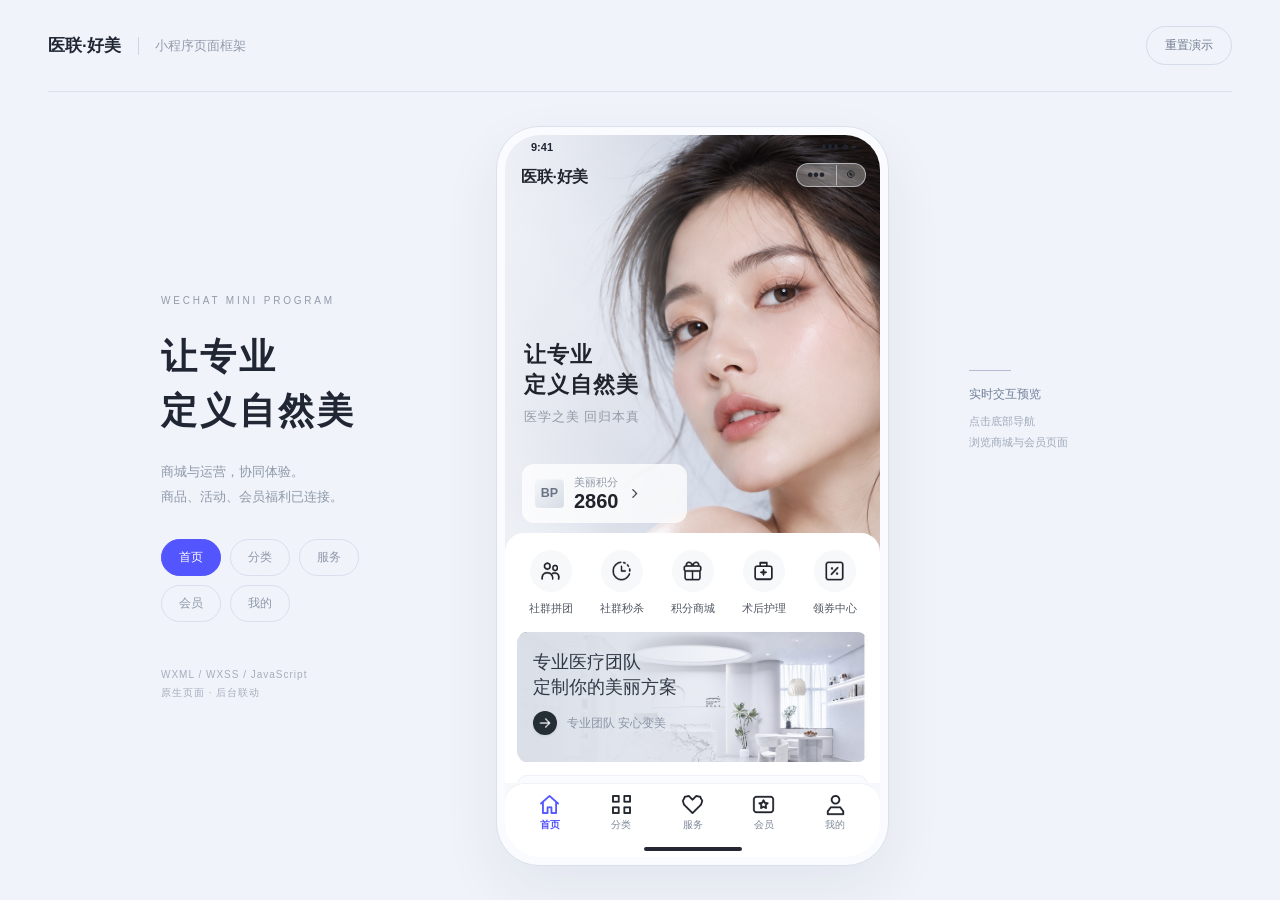
<file: miniapp/preview/index.html>
<!doctype html><html lang="zh-CN"><head><meta charset="UTF-8"><meta name="viewport" content="width=device-width,initial-scale=1"><title>医联·好美 · 小程序页面预览</title><link rel="stylesheet" href="shell.css?v=202610301920"></head><body><script>if(new URLSearchParams(location.search).get("view")==="phone")document.body.classList.add("phone-preview");</script><header class="preview-header"><div><strong>医联·好美</strong><span class="header-caption">小程序页面框架</span></div><button id="reset-preview">重置演示</button></header><main class="preview-layout"><aside class="preview-intro"><span class="eyebrow">WECHAT MINI PROGRAM</span><h1>让专业<br>定义自然美</h1><p>商城与运营，协同体验。<br>商品、活动、会员福利已连接。</p><nav id="page-nav"></nav><div class="intro-foot">WXML / WXSS / JavaScript<br>原生页面 · 后台联动</div></aside><section class="device" aria-label="小程序预览"><div id="phone"><div class="status-bar"><span>9:41</span><span>▮▮▮ ◔ ▰</span></div><div class="capsule"><span>•••</span><span>◉</span></div><div id="scroll"><div id="mini"></div></div><nav id="native-tabbar"></nav><div class="home-indicator"></div></div></section><aside class="preview-note"><span class="preview-note-line"></span><p>实时交互预览</p><span>点击底部导航<br>浏览商城与会员页面</span></aside></main><div id="overlay"></div><div id="toast" role="status"></div><script src="runtime.js?v=202610301920"></script></body></html>
</file>
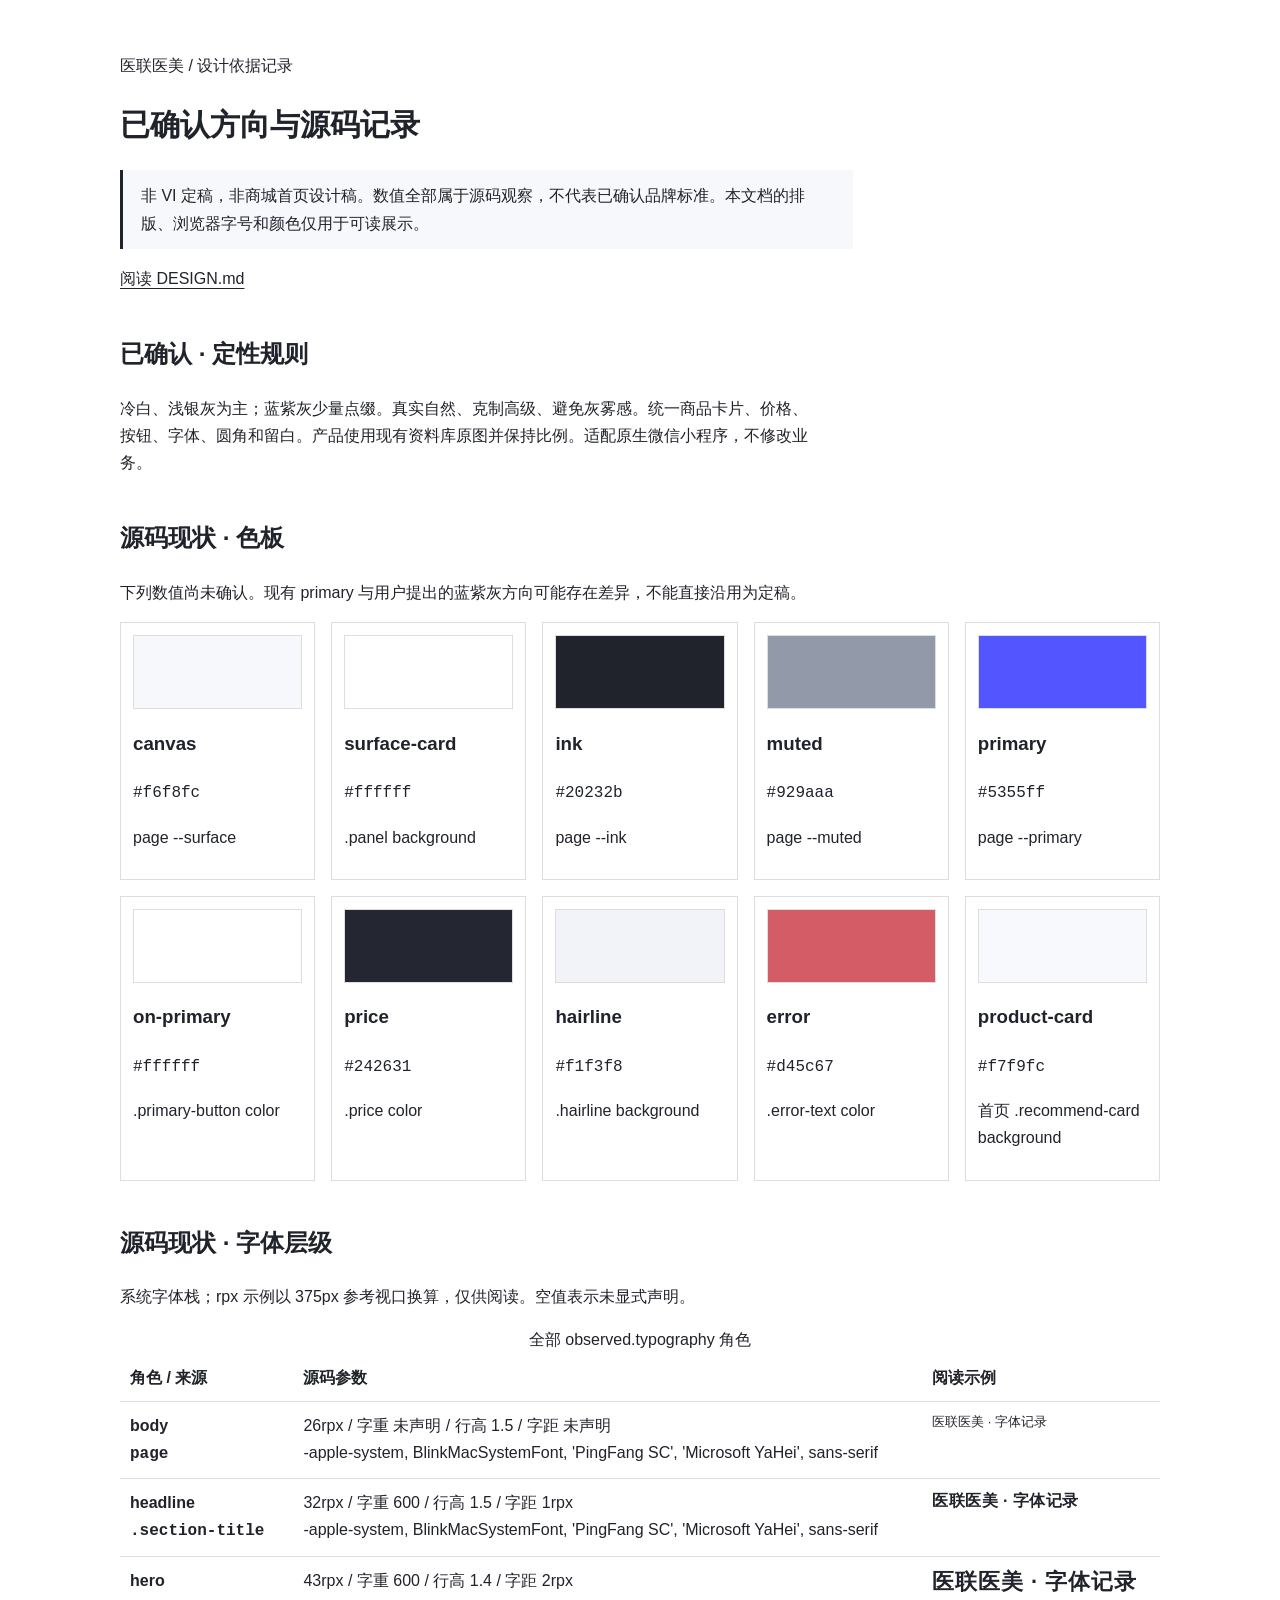
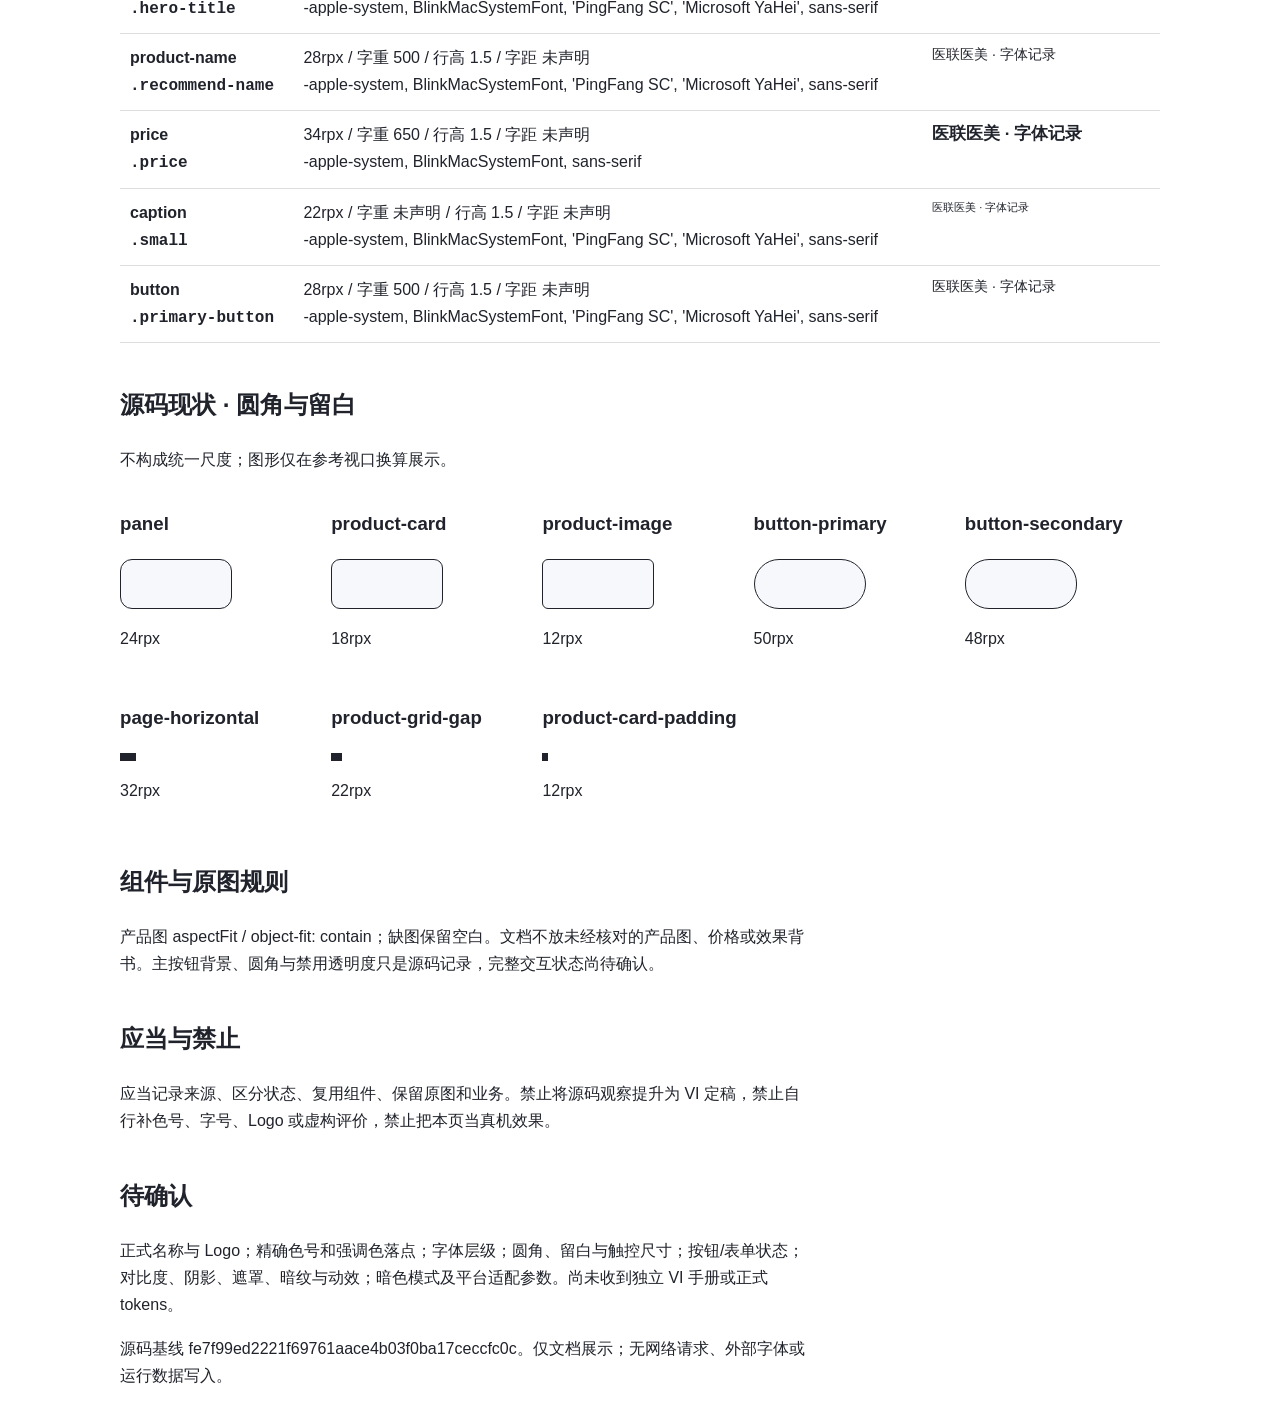
<file: design-showcase.html>
<!doctype html><html lang="zh-CN"><meta charset="utf-8"><meta name="viewport" content="width=device-width,initial-scale=1"><title>医联医美 · 设计依据记录</title><style>body{margin:0;background:#fff;color:#20232b;font:16px/1.7 -apple-system,BlinkMacSystemFont,"PingFang SC","Microsoft YaHei",sans-serif}main{max-width:1040px;margin:auto;padding:36px 20px}h1{font-size:30px}h2{margin-top:42px}p{max-width:78ch}.notice{border-left:3px solid #20232b;padding:12px 18px;background:#f6f8fc}.grid{display:grid;grid-template-columns:repeat(auto-fit,minmax(180px,1fr));gap:16px}.swatch{border:1px solid #ddd;padding:12px}.chip{height:72px;border:1px solid #ddd}.table-wrap{overflow:auto}table{border-collapse:collapse;width:100%}td,th{text-align:left;border-bottom:1px solid #ddd;padding:10px;vertical-align:top}code{overflow-wrap:anywhere}a{color:#20232b;text-underline-offset:4px}a:focus-visible{outline:2px solid currentColor;outline-offset:4px}.sample{overflow-wrap:anywhere}.shape{height:48px;width:110px;border:1px solid #20232b;background:#f6f8fc}.bar{height:8px;background:#20232b}.skip{position:absolute;left:-9999px}.skip:focus{left:20px;background:white}</style><body><a class="skip" href="#main">跳到正文</a><main id="main"><header><p>医联医美 / 设计依据记录</p><h1>已确认方向与源码记录</h1><p class="notice">非 VI 定稿，非商城首页设计稿。数值全部属于源码观察，不代表已确认品牌标准。本文档的排版、浏览器字号和颜色仅用于可读展示。</p><a href="DESIGN.md">阅读 DESIGN.md</a></header><section><h2>已确认 · 定性规则</h2><p>冷白、浅银灰为主；蓝紫灰少量点缀。真实自然、克制高级、避免灰雾感。统一商品卡片、价格、按钮、字体、圆角和留白。产品使用现有资料库原图并保持比例。适配原生微信小程序，不修改业务。</p></section><section><h2>源码现状 · 色板</h2><p>下列数值尚未确认。现有 primary 与用户提出的蓝紫灰方向可能存在差异，不能直接沿用为定稿。</p><div class="grid"><article class="swatch"><div class="chip" style="background:#f6f8fc" aria-hidden="true"></div><h3>canvas</h3><code>#f6f8fc</code><p>page --surface</p></article><article class="swatch"><div class="chip" style="background:#ffffff" aria-hidden="true"></div><h3>surface-card</h3><code>#ffffff</code><p>.panel background</p></article><article class="swatch"><div class="chip" style="background:#20232b" aria-hidden="true"></div><h3>ink</h3><code>#20232b</code><p>page --ink</p></article><article class="swatch"><div class="chip" style="background:#929aaa" aria-hidden="true"></div><h3>muted</h3><code>#929aaa</code><p>page --muted</p></article><article class="swatch"><div class="chip" style="background:#5355ff" aria-hidden="true"></div><h3>primary</h3><code>#5355ff</code><p>page --primary</p></article><article class="swatch"><div class="chip" style="background:#ffffff" aria-hidden="true"></div><h3>on-primary</h3><code>#ffffff</code><p>.primary-button color</p></article><article class="swatch"><div class="chip" style="background:#242631" aria-hidden="true"></div><h3>price</h3><code>#242631</code><p>.price color</p></article><article class="swatch"><div class="chip" style="background:#f1f3f8" aria-hidden="true"></div><h3>hairline</h3><code>#f1f3f8</code><p>.hairline background</p></article><article class="swatch"><div class="chip" style="background:#d45c67" aria-hidden="true"></div><h3>error</h3><code>#d45c67</code><p>.error-text color</p></article><article class="swatch"><div class="chip" style="background:#f7f9fc" aria-hidden="true"></div><h3>product-card</h3><code>#f7f9fc</code><p>首页 .recommend-card background</p></article></div></section><section><h2>源码现状 · 字体层级</h2><p>系统字体栈；rpx 示例以 375px 参考视口换算，仅供阅读。空值表示未显式声明。</p><div class="table-wrap"><table><caption>全部 observed.typography 角色</caption><thead><tr><th scope="col">角色 / 来源</th><th scope="col">源码参数</th><th scope="col">阅读示例</th></tr></thead><tbody><tr><th scope="row">body<br><code>page</code></th><td>26rpx / 字重 未声明 / 行高 1.5 / 字距 未声明<br>-apple-system, BlinkMacSystemFont, &#x27;PingFang SC&#x27;, &#x27;Microsoft YaHei&#x27;, sans-serif</td><td class="sample" style="font-size:13.0px;line-height:1.5;">医联医美 · 字体记录</td></tr><tr><th scope="row">headline<br><code>.section-title</code></th><td>32rpx / 字重 600 / 行高 1.5 / 字距 1rpx<br>-apple-system, BlinkMacSystemFont, &#x27;PingFang SC&#x27;, &#x27;Microsoft YaHei&#x27;, sans-serif</td><td class="sample" style="font-size:16.0px;line-height:1.5;font-weight:600;letter-spacing:0.5px;">医联医美 · 字体记录</td></tr><tr><th scope="row">hero<br><code>.hero-title</code></th><td>43rpx / 字重 600 / 行高 1.4 / 字距 2rpx<br>-apple-system, BlinkMacSystemFont, &#x27;PingFang SC&#x27;, &#x27;Microsoft YaHei&#x27;, sans-serif</td><td class="sample" style="font-size:21.5px;line-height:1.4;font-weight:600;letter-spacing:1.0px;">医联医美 · 字体记录</td></tr><tr><th scope="row">product-name<br><code>.recommend-name</code></th><td>28rpx / 字重 500 / 行高 1.5 / 字距 未声明<br>-apple-system, BlinkMacSystemFont, &#x27;PingFang SC&#x27;, &#x27;Microsoft YaHei&#x27;, sans-serif</td><td class="sample" style="font-size:14.0px;line-height:1.5;font-weight:500;">医联医美 · 字体记录</td></tr><tr><th scope="row">price<br><code>.price</code></th><td>34rpx / 字重 650 / 行高 1.5 / 字距 未声明<br>-apple-system, BlinkMacSystemFont, sans-serif</td><td class="sample" style="font-size:17.0px;line-height:1.5;font-weight:650;">医联医美 · 字体记录</td></tr><tr><th scope="row">caption<br><code>.small</code></th><td>22rpx / 字重 未声明 / 行高 1.5 / 字距 未声明<br>-apple-system, BlinkMacSystemFont, &#x27;PingFang SC&#x27;, &#x27;Microsoft YaHei&#x27;, sans-serif</td><td class="sample" style="font-size:11.0px;line-height:1.5;">医联医美 · 字体记录</td></tr><tr><th scope="row">button<br><code>.primary-button</code></th><td>28rpx / 字重 500 / 行高 1.5 / 字距 未声明<br>-apple-system, BlinkMacSystemFont, &#x27;PingFang SC&#x27;, &#x27;Microsoft YaHei&#x27;, sans-serif</td><td class="sample" style="font-size:14.0px;line-height:1.5;font-weight:500;">医联医美 · 字体记录</td></tr></tbody></table></div></section><section><h2>源码现状 · 圆角与留白</h2><p>不构成统一尺度；图形仅在参考视口换算展示。</p><div class="grid"><article><h3>panel</h3><div class="shape" style="border-radius:12.0px" aria-hidden="true"></div><p>24rpx</p></article><article><h3>product-card</h3><div class="shape" style="border-radius:9.0px" aria-hidden="true"></div><p>18rpx</p></article><article><h3>product-image</h3><div class="shape" style="border-radius:6.0px" aria-hidden="true"></div><p>12rpx</p></article><article><h3>button-primary</h3><div class="shape" style="border-radius:25.0px" aria-hidden="true"></div><p>50rpx</p></article><article><h3>button-secondary</h3><div class="shape" style="border-radius:24.0px" aria-hidden="true"></div><p>48rpx</p></article><article><h3>page-horizontal</h3><div class="bar" style="width:16.0px" aria-hidden="true"></div><p>32rpx</p></article><article><h3>product-grid-gap</h3><div class="bar" style="width:11.0px" aria-hidden="true"></div><p>22rpx</p></article><article><h3>product-card-padding</h3><div class="bar" style="width:6.0px" aria-hidden="true"></div><p>12rpx</p></article></div></section><section><h2>组件与原图规则</h2><p>产品图 aspectFit / object-fit: contain；缺图保留空白。文档不放未经核对的产品图、价格或效果背书。主按钮背景、圆角与禁用透明度只是源码记录，完整交互状态尚待确认。</p><h2>应当与禁止</h2><p>应当记录来源、区分状态、复用组件、保留原图和业务。禁止将源码观察提升为 VI 定稿，禁止自行补色号、字号、Logo 或虚构评价，禁止把本页当真机效果。</p></section><section><h2>待确认</h2><p>正式名称与 Logo；精确色号和强调色落点；字体层级；圆角、留白与触控尺寸；按钮/表单状态；对比度、阴影、遮罩、暗纹与动效；暗色模式及平台适配参数。尚未收到独立 VI 手册或正式 tokens。</p></section><footer><p>源码基线 fe7f99ed2221f69761aace4b03f0ba17ceccfc0c。仅文档展示；无网络请求、外部字体或运行数据写入。</p></footer></main></body></html>
</file>
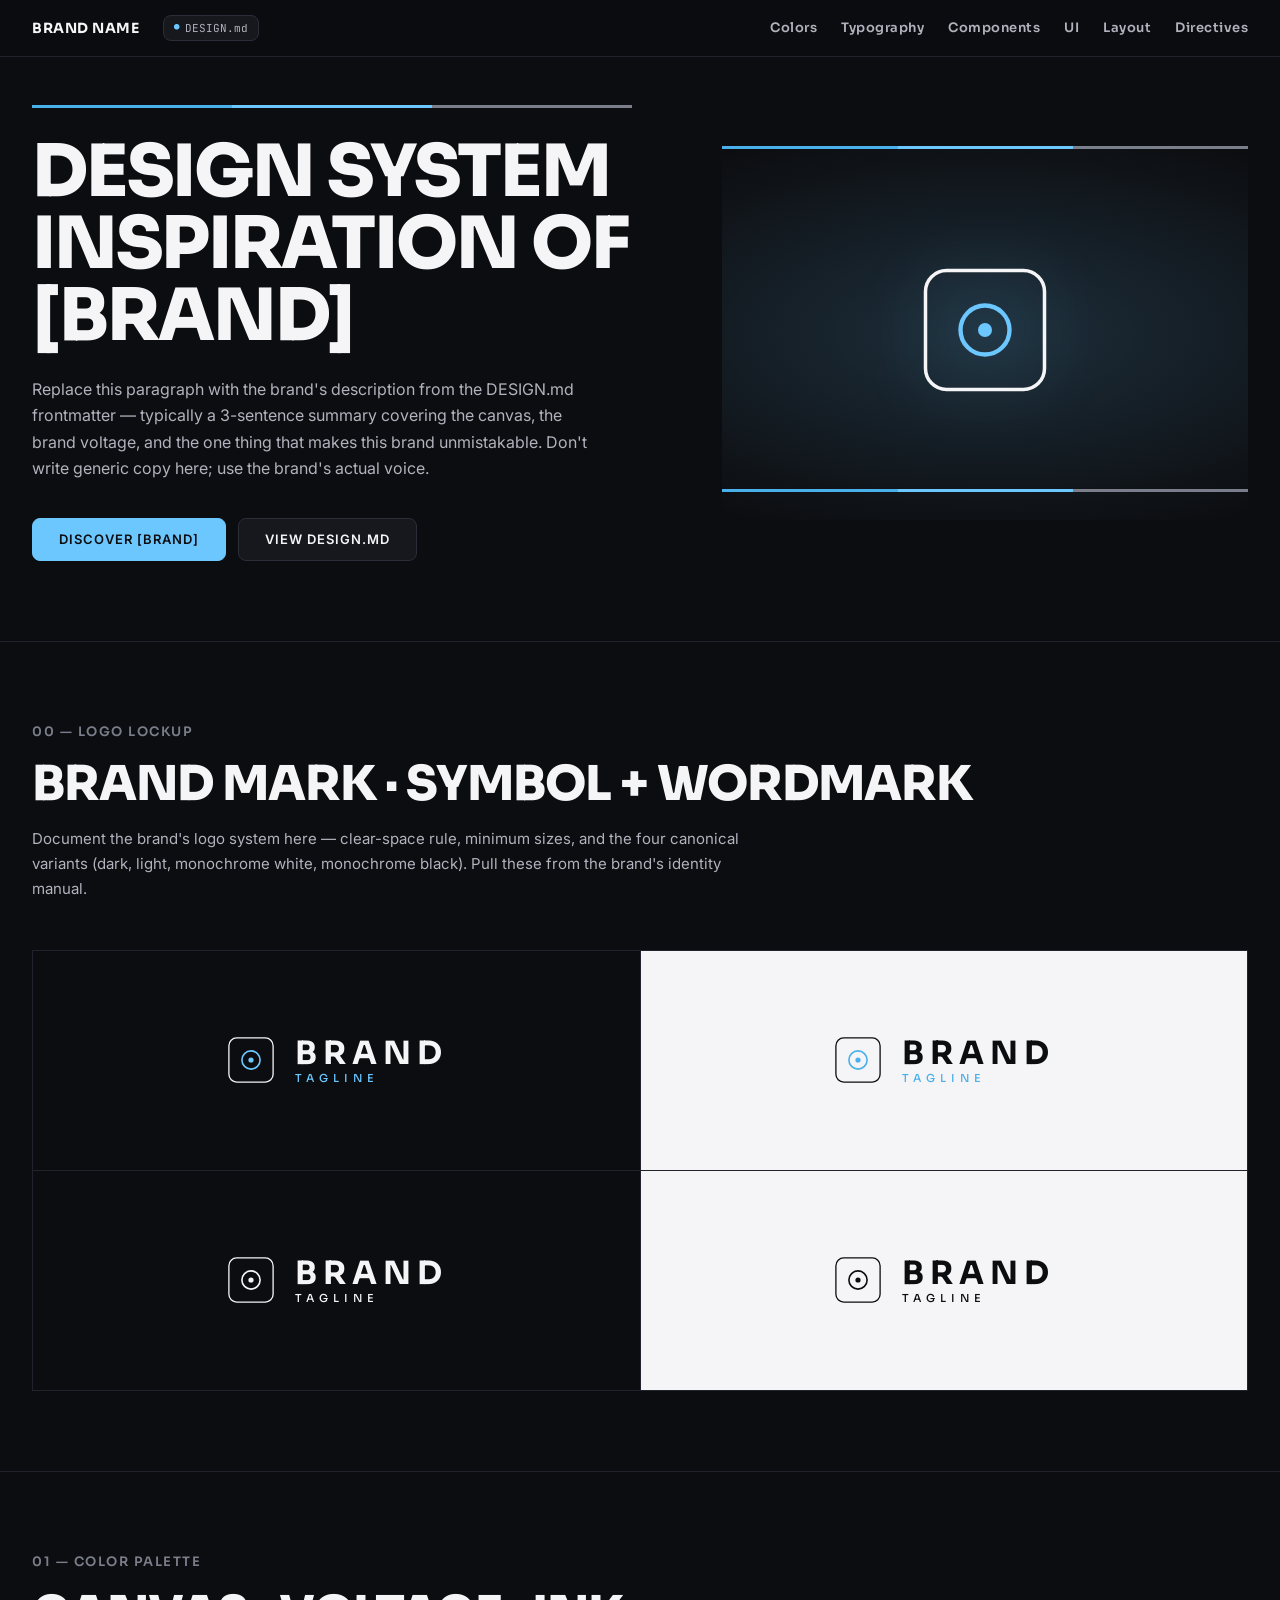
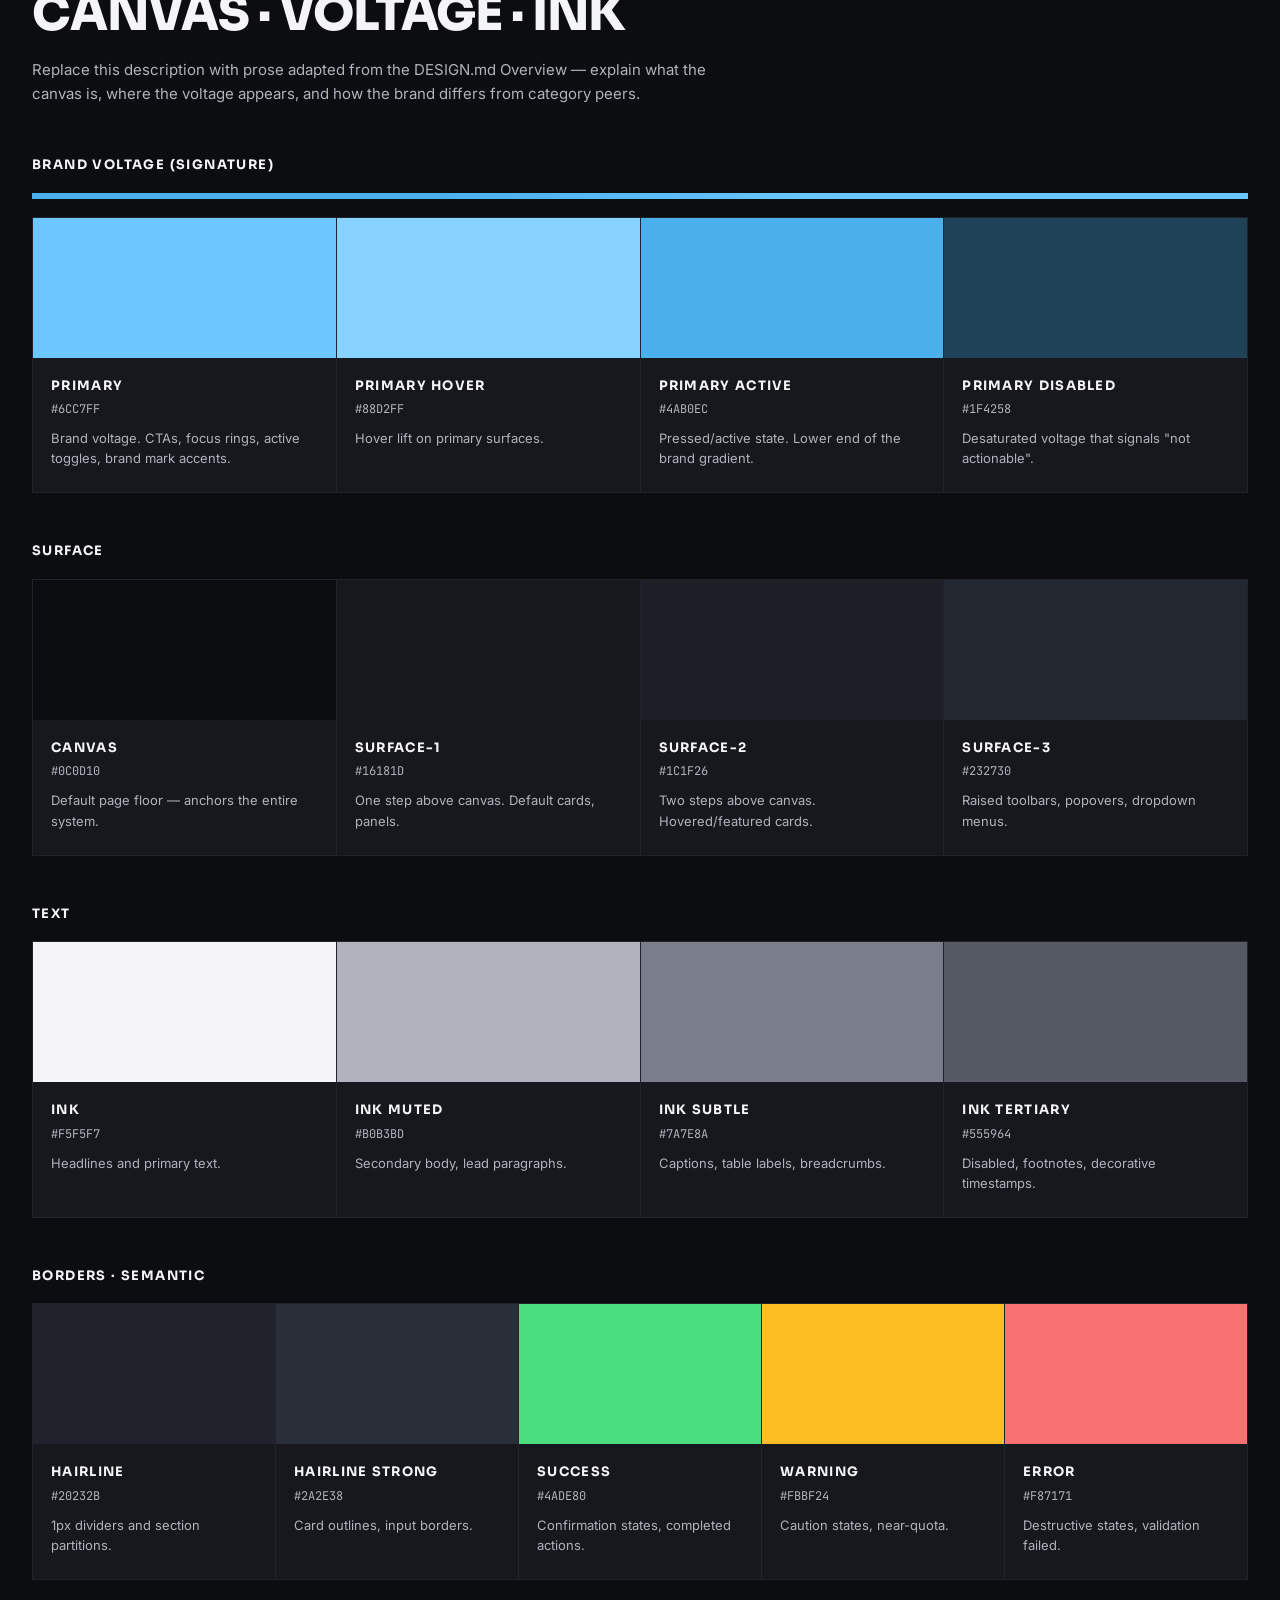
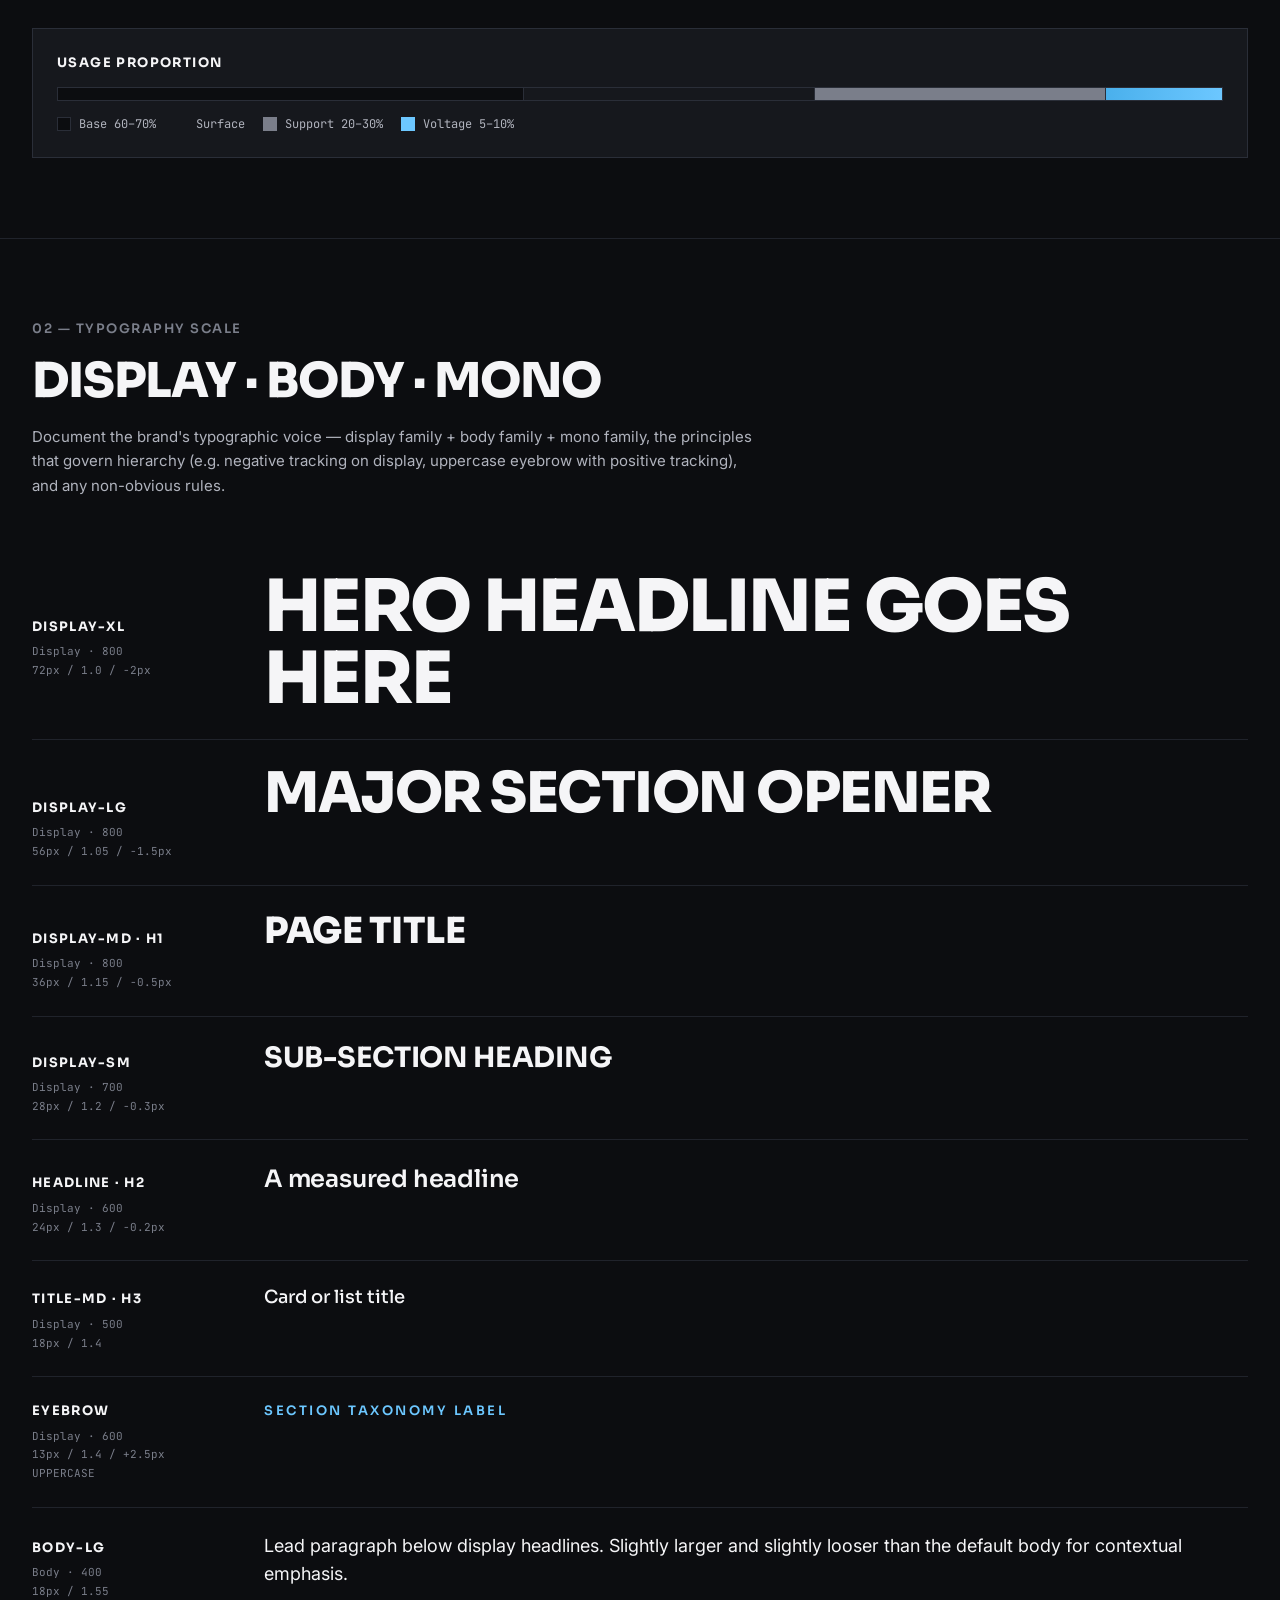
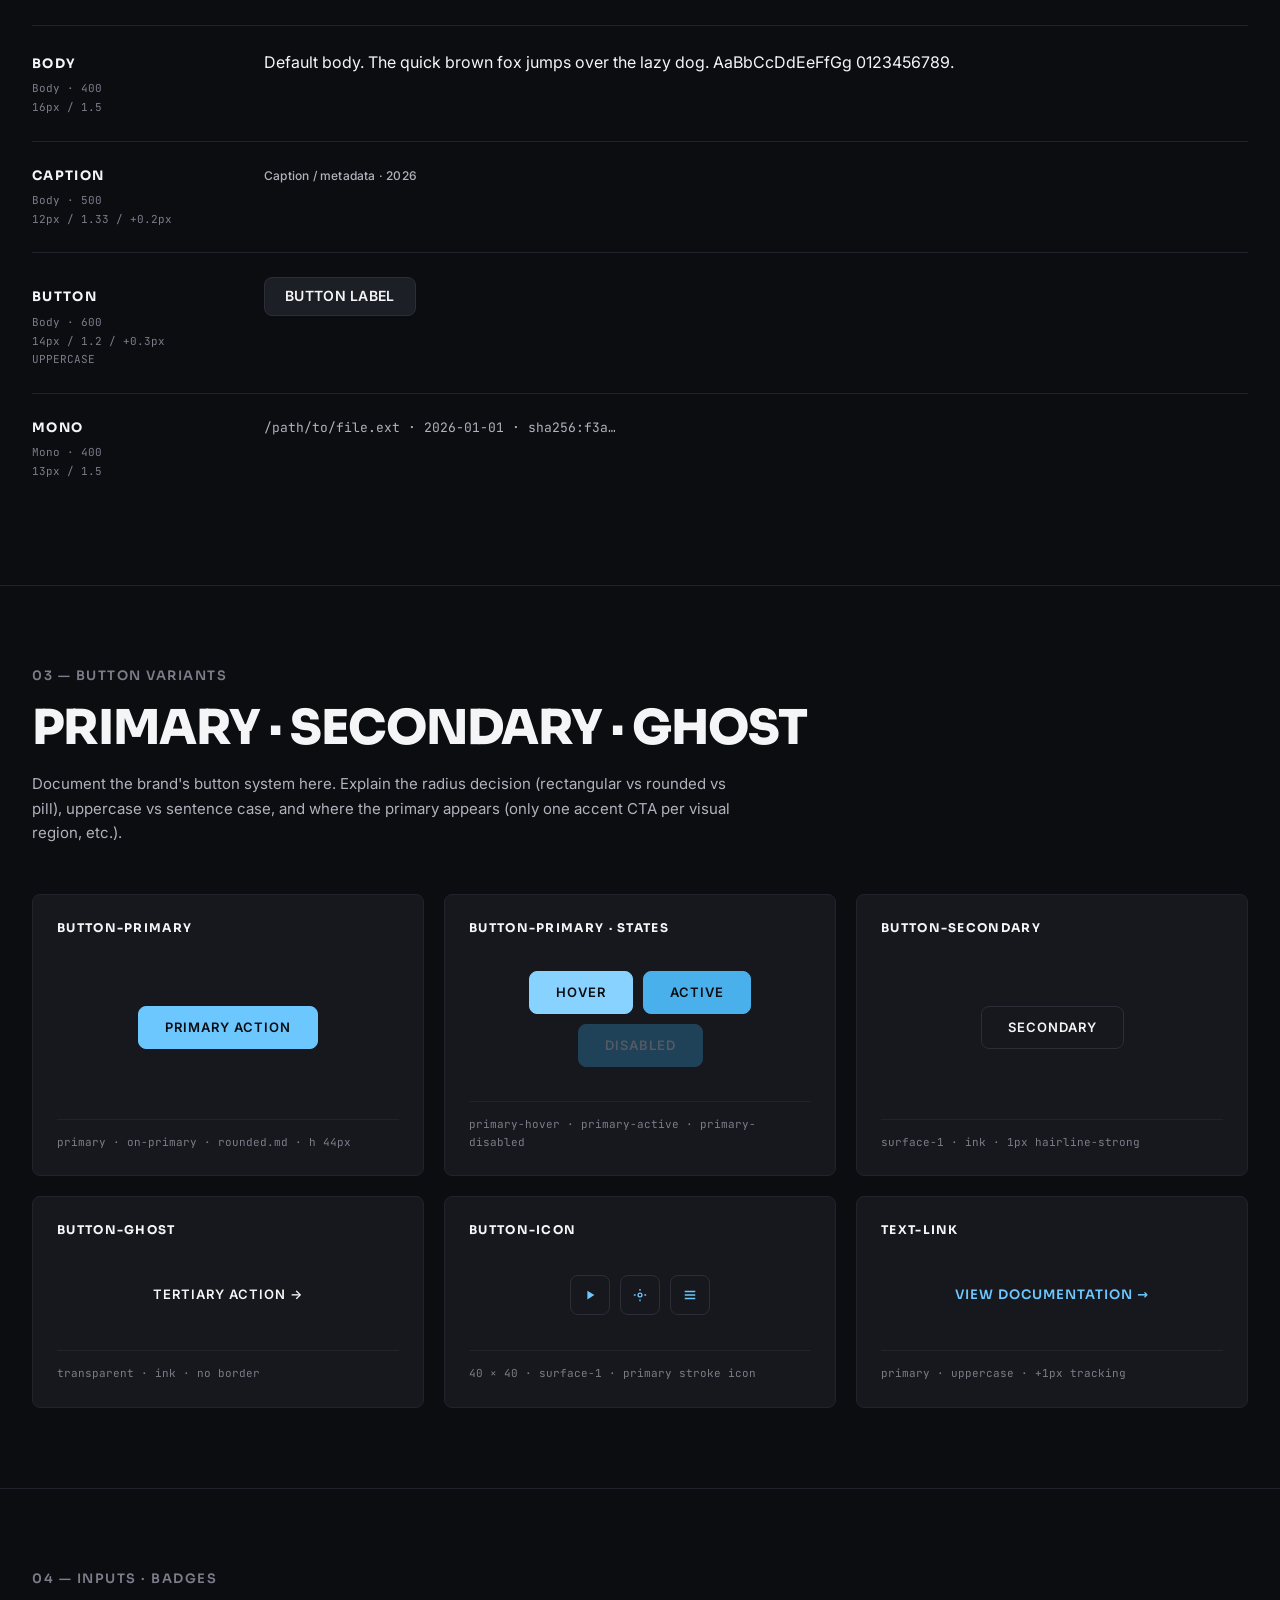
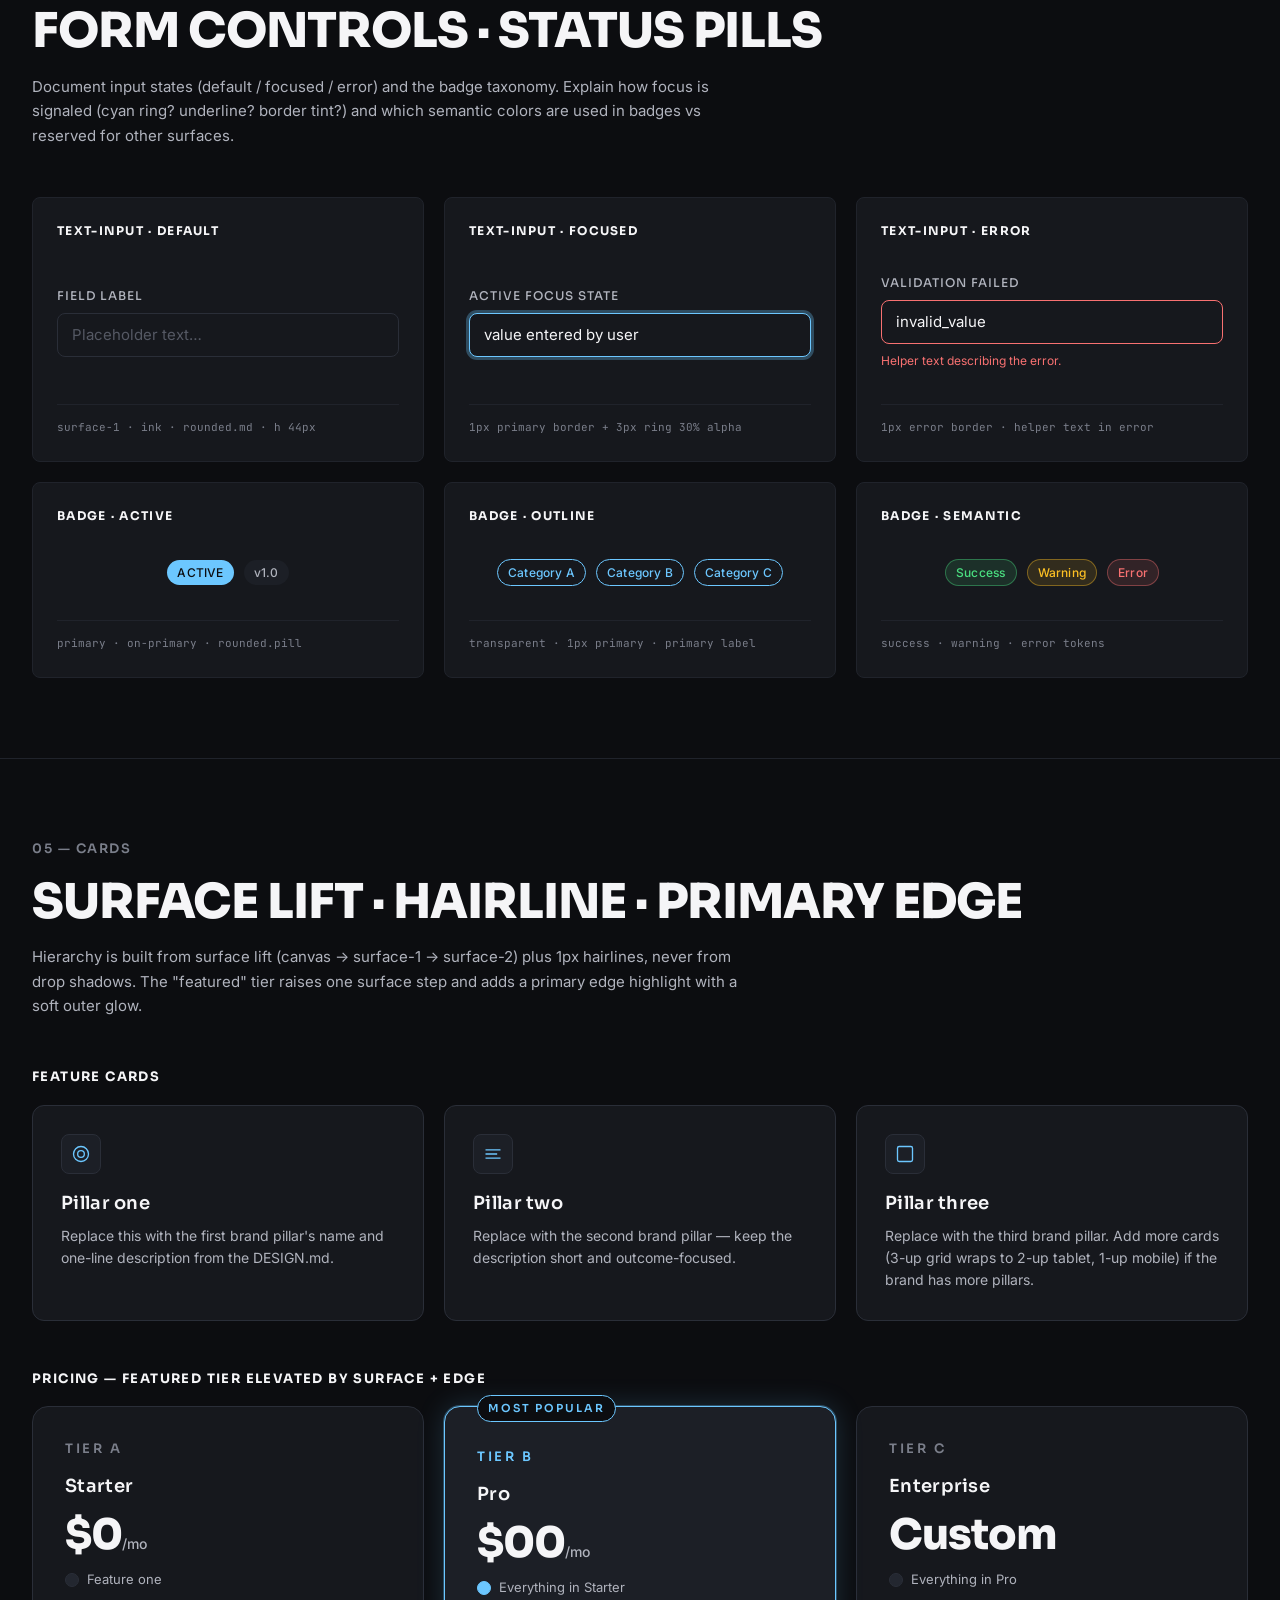
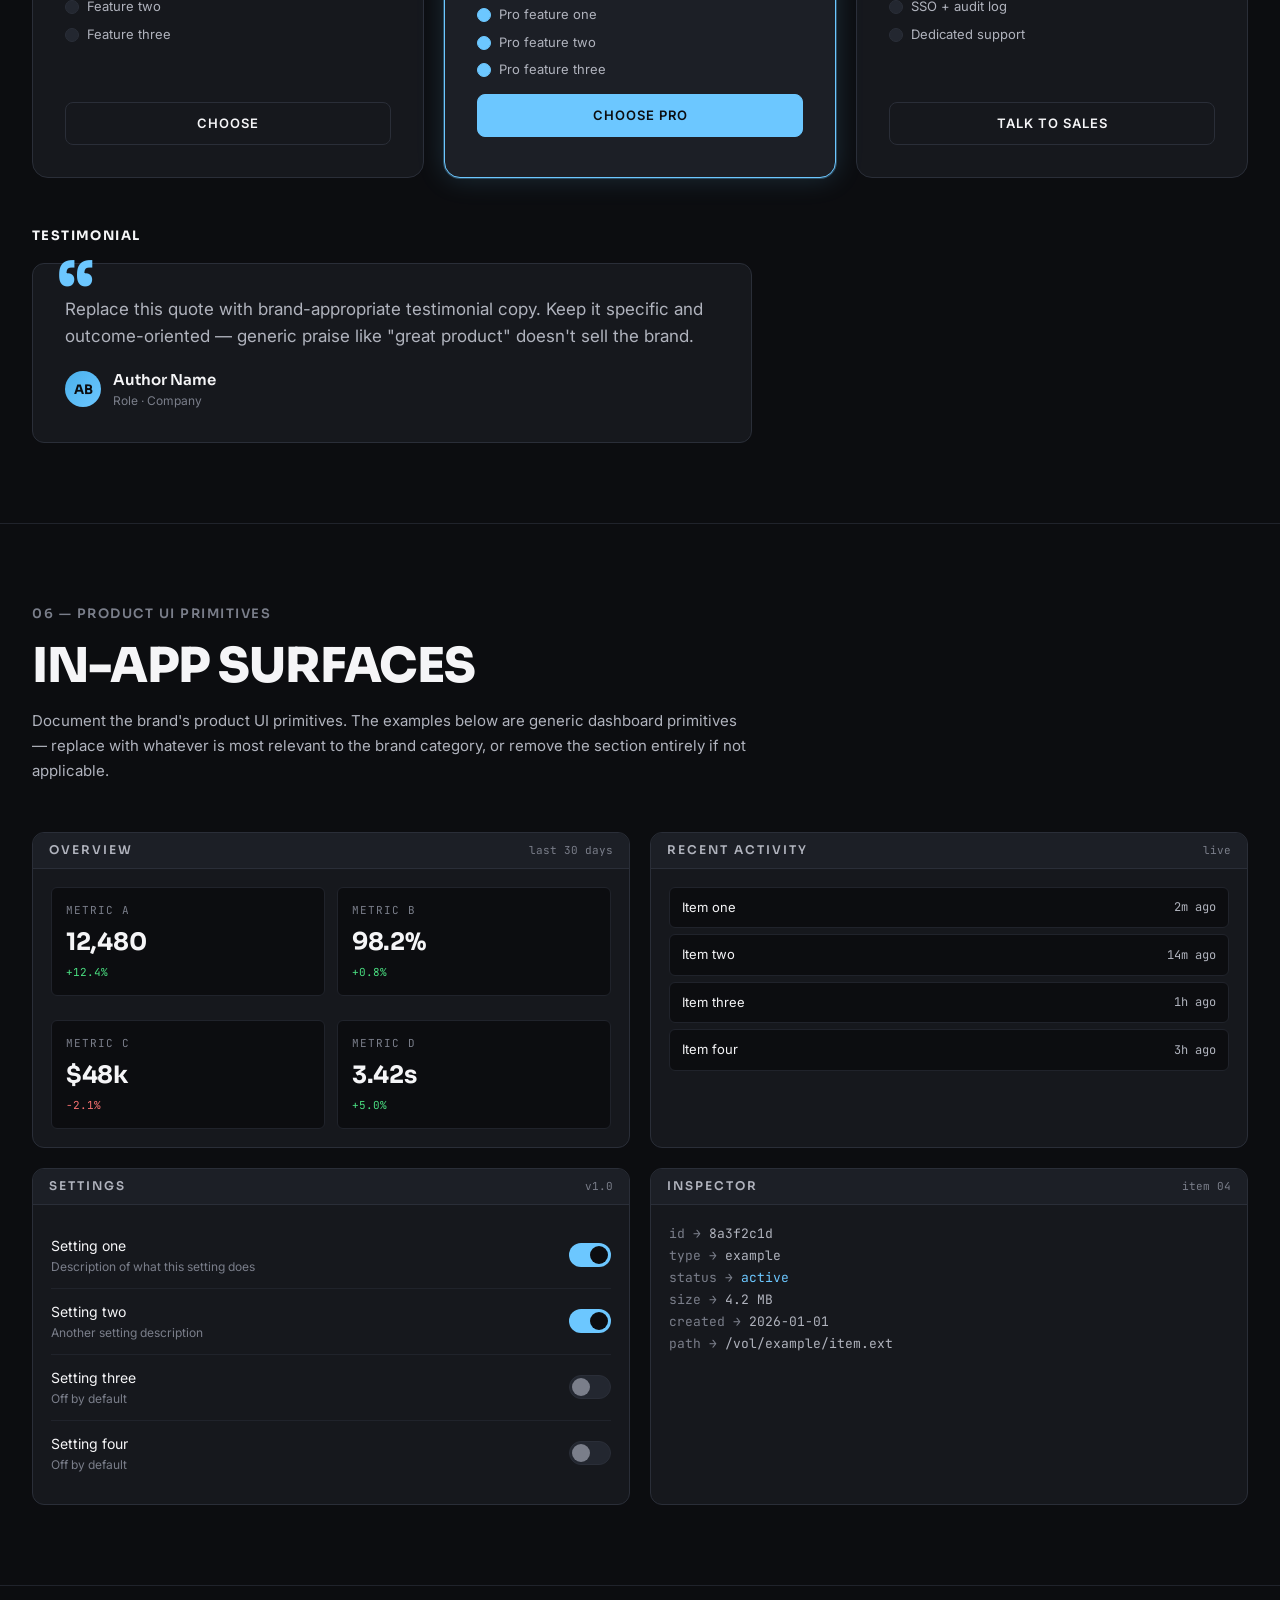
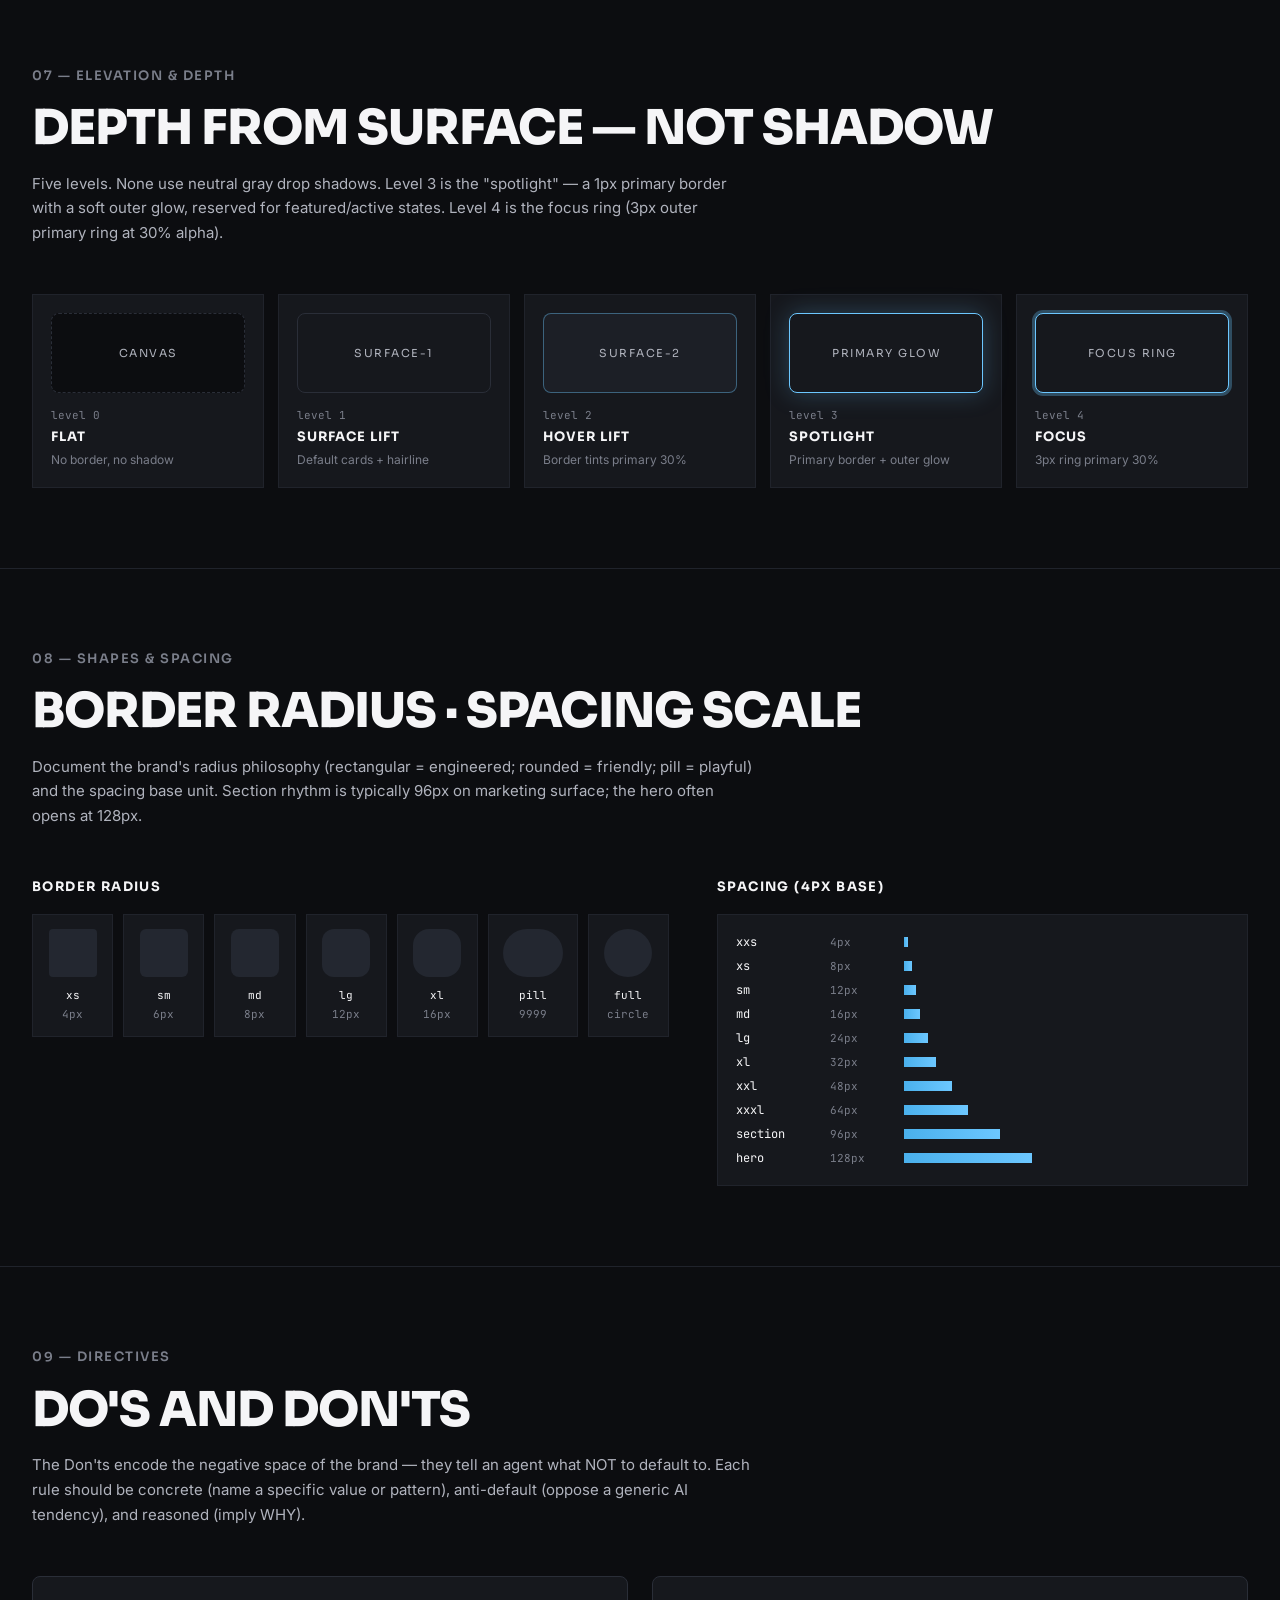
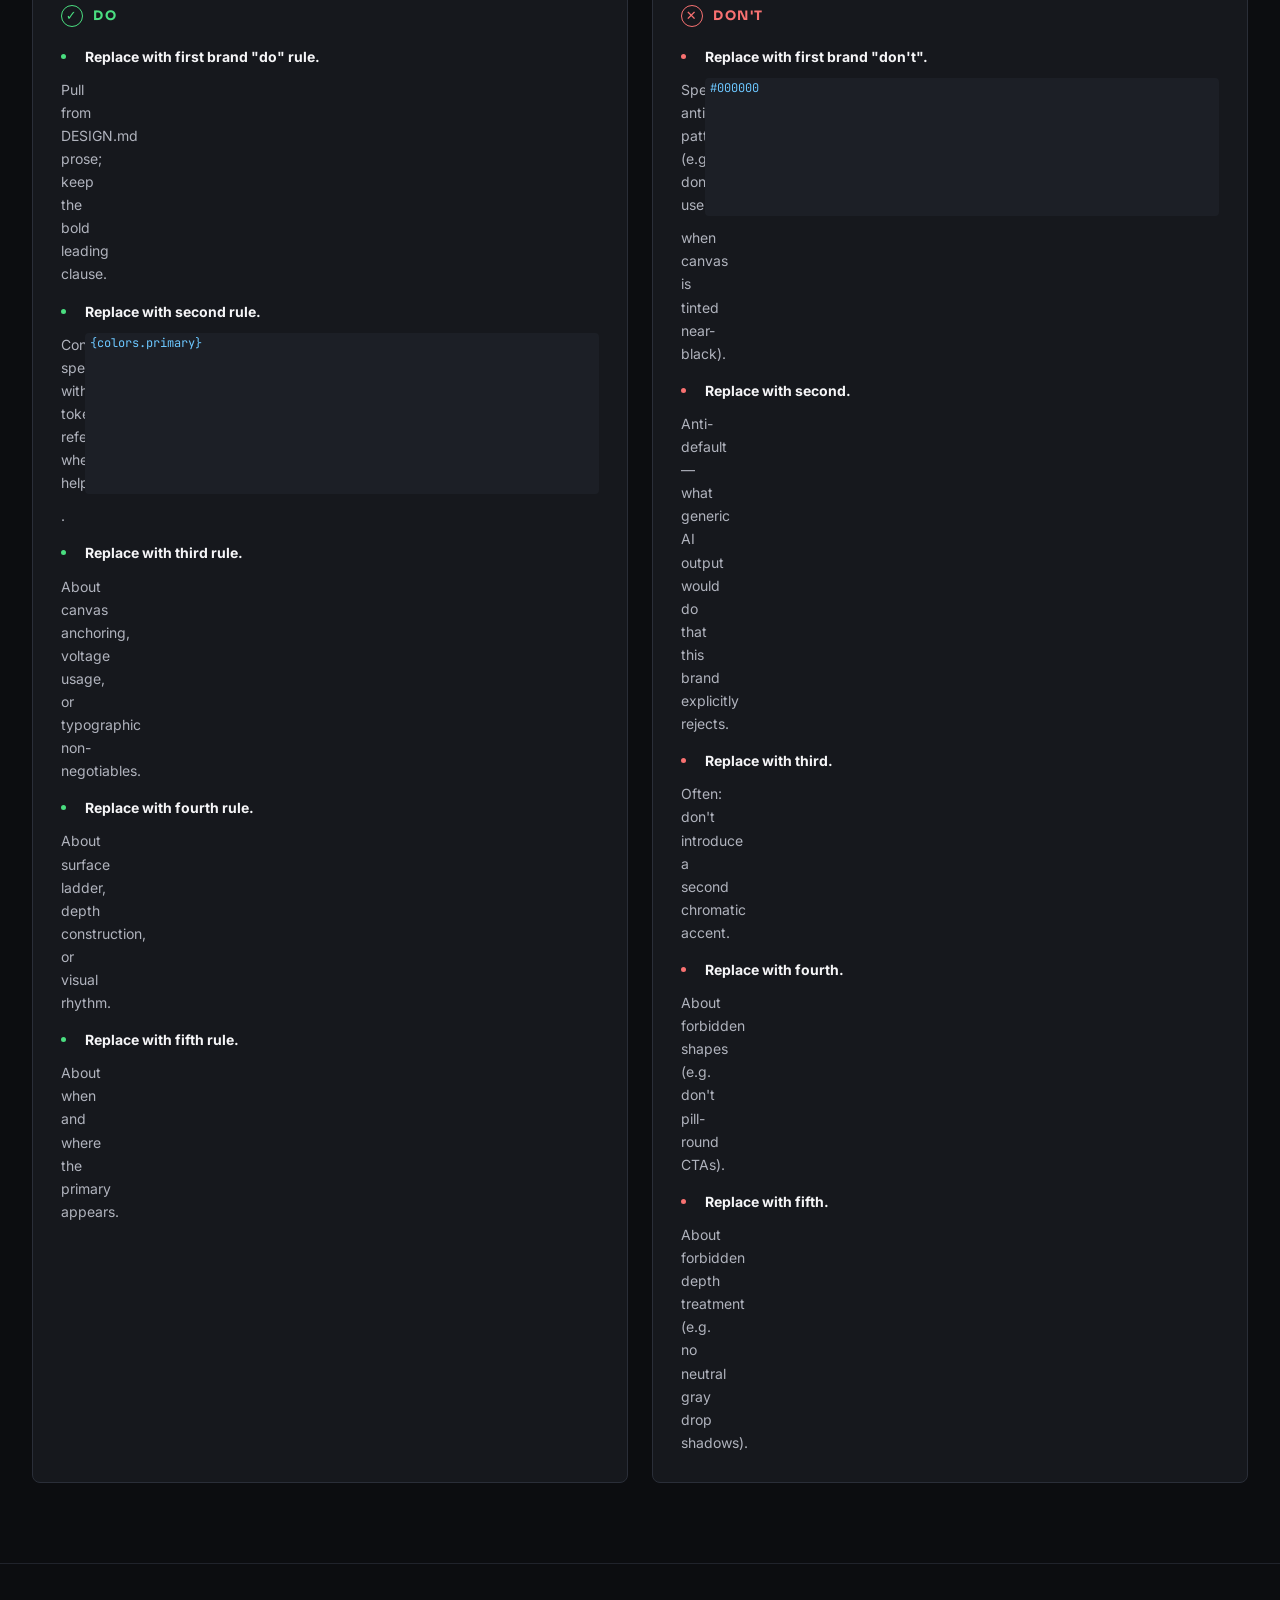
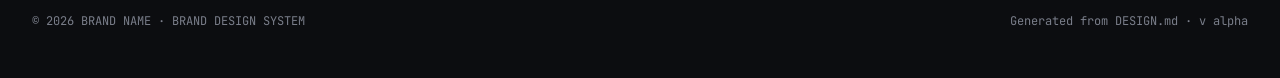
<file: .agents/skills/design-md/templates/showcase.html>
<!doctype html>
<!--
  ╔═══════════════════════════════════════════════════════════════════════╗
  ║  DESIGN.md — Showcase HTML Template                                   ║
  ║                                                                       ║
  ║  Working scaffold for any brand. Replace every "BRAND-SPECIFIC"       ║
  ║  marker with values from the new brand's DESIGN.md frontmatter.       ║
  ║  See references/showcase-format.md for the substitution checklist.    ║
  ║                                                                       ║
  ║  This template renders standalone with neutral placeholder content    ║
  ║  so you can verify the structure before adapting it.                  ║
  ╚═══════════════════════════════════════════════════════════════════════╝
-->
<html lang="en">
<head>
<meta charset="utf-8" />
<meta name="viewport" content="width=device-width, initial-scale=1" />
<title>BRAND NAME — Design System</title>
<link rel="preconnect" href="https://fonts.googleapis.com">
<link rel="preconnect" href="https://fonts.gstatic.com" crossorigin>
<!-- BRAND-SPECIFIC: rebuild Google Fonts URL from brand's typography families & weights -->
<link href="https://fonts.googleapis.com/css2?family=Inter:wght@400;500;600;700&family=JetBrains+Mono:wght@400;500&family=Sora:wght@500;600;700;800&display=swap" rel="stylesheet">
<style>
:root{
  /* ═══════════ BRAND-SPECIFIC: replace every value below with the brand's ═══════════
     ═══════════ frontmatter tokens (1:1 mapping with DESIGN.md `colors:`) ═══════════ */

  /* Brand voltage */
  --primary:#6CC7FF;
  --primary-hover:#88D2FF;
  --primary-active:#4AB0EC;
  --primary-disabled:#1F4258;
  --on-primary:#0C0D10;

  /* Text */
  --ink:#F5F5F7;
  --ink-muted:#B0B3BD;
  --ink-subtle:#7A7E8A;
  --ink-tertiary:#555964;

  /* Surface */
  --canvas:#0C0D10;
  --surface-1:#16181D;
  --surface-2:#1C1F26;
  --surface-3:#232730;

  /* Borders */
  --hairline:#20232B;
  --hairline-strong:#2A2E38;

  /* Semantic */
  --success:#4ADE80;
  --warning:#FBBF24;
  --error:#F87171;

  /* Gradient */
  --gradient-from:#4AB0EC;
  --gradient-to:#6CC7FF;

  /* Inverse */
  --inverse-canvas:#F5F5F7;
  --inverse-ink:#0C0D10;

  /* Radius */
  --r-xs:4px; --r-sm:6px; --r-md:8px; --r-lg:12px; --r-xl:16px; --r-pill:9999px;

  /* Spacing */
  --xxs:4px; --xs:8px; --sm:12px; --md:16px; --lg:24px; --xl:32px;
  --xxl:48px; --xxxl:64px; --section:96px; --hero:128px;

  /* Families — replace with brand's display, body, mono families */
  --display:'Sora',system-ui,sans-serif;
  --body:'Inter',system-ui,sans-serif;
  --mono:'JetBrains Mono',ui-monospace,monospace;
}

*{box-sizing:border-box;margin:0;padding:0}
html,body{background:var(--canvas);color:var(--ink);font-family:var(--body);font-size:16px;line-height:1.5;-webkit-font-smoothing:antialiased;-moz-osx-font-smoothing:grayscale}
a{color:inherit;text-decoration:none}

.mono{font-family:var(--mono)}

/* ========= LAYOUT ========= */
.container{max-width:1280px;margin:0 auto;padding:0 32px}
.section{padding:80px 0;border-top:1px solid var(--hairline)}
.section:first-of-type{border-top:none}

.sec-num{font-family:var(--display);font-weight:600;font-size:13px;letter-spacing:1.5px;text-transform:uppercase;color:var(--ink-subtle);margin-bottom:18px}
.sec-title{font-family:var(--display);font-weight:800;font-size:48px;line-height:1.05;letter-spacing:-1px;text-transform:uppercase;margin-bottom:18px}
.sec-desc{color:var(--ink-muted);font-size:15px;line-height:1.65;max-width:720px;margin-bottom:48px}
.sub-label{font-family:var(--display);font-weight:700;font-size:13px;letter-spacing:1.4px;text-transform:uppercase;color:var(--ink);margin-bottom:18px;display:block}
@media (max-width: 700px){ .sec-title{font-size:32px;letter-spacing:-0.6px} }

/* ========= TOP NAV ========= */
.topnav{position:sticky;top:0;z-index:50;backdrop-filter:saturate(140%) blur(12px);background:rgba(12,13,16,0.85);border-bottom:1px solid var(--hairline)}
.topnav-inner{display:flex;align-items:center;justify-content:space-between;height:56px;max-width:1280px;margin:0 auto;padding:0 32px}
.topnav-left{display:flex;align-items:center;gap:24px}
.brand-name{font-family:var(--display);font-weight:700;font-size:14px;color:var(--ink);letter-spacing:.5px}
.badge-src{font-family:var(--mono);font-size:11px;color:var(--ink-muted);padding:4px 10px;background:var(--surface-1);border:1px solid var(--hairline-strong);border-radius:var(--r-md);display:inline-flex;align-items:center;gap:6px}
.badge-src::before{content:"●";color:var(--primary);font-size:9px}
.nav-links{display:flex;gap:24px}
.nav-links a{color:var(--ink-muted);font-family:var(--display);font-weight:600;font-size:13px;letter-spacing:.5px;transition:color .15s ease}
.nav-links a:hover{color:var(--ink)}
@media (max-width: 800px){ .nav-links{display:none} }

/* ========= BUTTONS ========= */
.btn{display:inline-flex;align-items:center;justify-content:center;gap:8px;font-family:var(--body);font-weight:600;font-size:13px;line-height:1;letter-spacing:1px;text-transform:uppercase;border:1px solid transparent;cursor:pointer;transition:all .15s ease;padding:14px 26px;border-radius:var(--r-md)}
.btn-primary{background:var(--primary);color:var(--on-primary);border-color:var(--primary)}
.btn-primary:hover{background:var(--primary-hover);border-color:var(--primary-hover)}
.btn-primary:active{background:var(--primary-active);border-color:var(--primary-active)}
.btn-primary.is-disabled{background:var(--primary-disabled);color:var(--ink-tertiary);border-color:var(--primary-disabled);cursor:not-allowed}
.btn-secondary{background:var(--surface-1);color:var(--ink);border-color:var(--hairline-strong)}
.btn-secondary:hover{background:var(--surface-2)}
.btn-ghost{background:transparent;color:var(--ink);border-color:transparent}
.btn-ghost:hover{background:var(--surface-1)}
.btn-icon{width:40px;height:40px;padding:0;background:var(--surface-1);color:var(--primary);border-color:var(--hairline-strong)}
.btn-icon:hover{background:var(--surface-2)}

/* ========= HERO ========= */
.hero{padding:48px 0 80px}
.hero-grid{display:grid;grid-template-columns:1.1fr .9fr;gap:48px;align-items:center}
@media (max-width: 1000px){ .hero-grid{grid-template-columns:1fr} }
.stripes{display:flex;height:3px;overflow:hidden}
.stripes span{flex:1;height:100%}
.hero .stripes{margin-bottom:28px;max-width:600px}
.hero h1{font-family:var(--display);font-weight:800;font-size:72px;line-height:1.0;letter-spacing:-2px;text-transform:uppercase}
.hero .lede{margin-top:24px;color:var(--ink-muted);font-size:16px;line-height:1.65;max-width:560px}
.hero .cta-row{margin-top:36px;display:flex;gap:12px;flex-wrap:wrap}
.hero-canvas{position:relative;background:var(--canvas);min-height:380px;display:flex;align-items:center;justify-content:center;overflow:hidden;border-top:3px solid transparent;border-bottom:3px solid transparent}
.hero-canvas .stripes{position:absolute;left:0;right:0;width:100%;max-width:none}
.hero-canvas .stripes.top{top:0}
.hero-canvas .stripes.bottom{bottom:0}
.hero-canvas .ambient{position:absolute;inset:0;background:radial-gradient(800px 360px at 50% 50%, color-mix(in srgb, var(--primary) 18%, transparent), transparent 60%);pointer-events:none}
.hero-canvas .symbol{position:relative;z-index:2}
.hero-canvas .symbol svg{width:140px;height:auto;filter:drop-shadow(0 0 32px color-mix(in srgb, var(--primary) 45%, transparent))}
@media (max-width: 1100px){ .hero h1{font-size:56px} }
@media (max-width: 600px){ .hero h1{font-size:38px;letter-spacing:-1px} }

/* ========= SWATCHES ========= */
.swatch-grid{display:grid;grid-template-columns:repeat(4, 1fr);gap:0;border-top:1px solid var(--hairline);border-left:1px solid var(--hairline)}
@media (max-width: 1000px){ .swatch-grid{grid-template-columns:repeat(3, 1fr)} }
@media (max-width: 700px){ .swatch-grid{grid-template-columns:repeat(2, 1fr)} }
.swatch-grid.cols-5{grid-template-columns:repeat(5, 1fr)}
@media (max-width: 1100px){ .swatch-grid.cols-5{grid-template-columns:repeat(3, 1fr)} }
@media (max-width: 700px){ .swatch-grid.cols-5{grid-template-columns:repeat(2, 1fr)} }
.swatch{background:var(--surface-1);border-right:1px solid var(--hairline);border-bottom:1px solid var(--hairline);display:flex;flex-direction:column}
.swatch-color{height:140px}
.swatch-meta{padding:18px 18px 24px}
.swatch-meta .name{font-family:var(--display);font-weight:700;font-size:13px;letter-spacing:1.3px;text-transform:uppercase;margin-bottom:5px;color:var(--ink)}
.swatch-meta .hex{font-family:var(--mono);font-size:12px;color:var(--ink-muted);margin-bottom:10px}
.swatch-meta .role{color:var(--ink-muted);font-size:13px;line-height:1.55}

.signature-stripe{display:flex;height:6px;margin-bottom:18px;overflow:hidden}
.signature-stripe span{flex:1}

.color-group{margin-bottom:48px}
.color-group:last-child{margin-bottom:0}

.proportion{margin-top:48px;background:var(--surface-1);border:1px solid var(--hairline-strong);padding:24px}
.proportion h4{font-family:var(--display);font-weight:700;font-size:13px;letter-spacing:1.4px;text-transform:uppercase;margin-bottom:14px}
.proportion .bar{height:14px;display:flex;border:1px solid var(--hairline-strong);overflow:hidden}
.proportion .bar .seg{height:100%}
.proportion .bar-key{margin-top:14px;display:flex;flex-wrap:wrap;gap:18px;font-size:12px;color:var(--ink-muted);font-family:var(--mono)}
.proportion .bar-key .k{display:flex;align-items:center;gap:8px}
.proportion .bar-key .sw{width:14px;height:14px}

/* ========= TYPOGRAPHY ========= */
.type-row{display:grid;grid-template-columns:200px 1fr;gap:32px;align-items:baseline;padding:24px 0;border-bottom:1px solid var(--hairline)}
.type-row:last-child{border-bottom:none}
@media (max-width: 800px){ .type-row{grid-template-columns:1fr;gap:8px} }
.type-meta .role{font-family:var(--display);font-weight:700;font-size:13px;letter-spacing:1.3px;text-transform:uppercase;color:var(--ink);margin-bottom:6px}
.type-meta .spec{font-family:var(--mono);font-size:11px;color:var(--ink-subtle);line-height:1.7}
.type-sample{color:var(--ink);overflow-wrap:anywhere}

.t-display-xl{font-family:var(--display);font-weight:800;font-size:72px;line-height:1.0;letter-spacing:-2px;text-transform:uppercase}
.t-display-lg{font-family:var(--display);font-weight:800;font-size:56px;line-height:1.05;letter-spacing:-1.5px;text-transform:uppercase}
.t-display-md{font-family:var(--display);font-weight:800;font-size:36px;line-height:1.15;letter-spacing:-0.5px;text-transform:uppercase}
.t-display-sm{font-family:var(--display);font-weight:700;font-size:28px;line-height:1.2;letter-spacing:-0.3px;text-transform:uppercase}
.t-headline{font-family:var(--display);font-weight:600;font-size:24px;line-height:1.3;letter-spacing:-0.2px}
.t-title-md{font-family:var(--display);font-weight:500;font-size:18px;line-height:1.4}
.t-body-lg{font-family:var(--body);font-weight:400;font-size:18px;line-height:1.55}
.t-body{font-family:var(--body);font-weight:400;font-size:16px;line-height:1.5}
.t-body-sm{font-family:var(--body);font-weight:400;font-size:14px;line-height:1.5}
.t-caption{font-family:var(--body);font-weight:500;font-size:12px;line-height:1.33;letter-spacing:.2px}
.t-eyebrow{font-family:var(--display);font-weight:600;font-size:13px;letter-spacing:2.5px;text-transform:uppercase;color:var(--primary)}
.t-button{font-family:var(--body);font-weight:600;font-size:14px;line-height:1.2;letter-spacing:.3px;text-transform:uppercase}
.t-mono{font-family:var(--mono);font-weight:400;font-size:13px;line-height:1.5;color:var(--ink-muted)}
@media (max-width: 700px){ .t-display-xl{font-size:46px;letter-spacing:-1.2px} .t-display-lg{font-size:38px} .t-display-md{font-size:28px} }

/* ========= COMPONENT CARDS ========= */
.card-grid{display:grid;grid-template-columns:repeat(3, 1fr);gap:20px}
@media (max-width: 1000px){ .card-grid{grid-template-columns:repeat(2, 1fr)} }
@media (max-width: 600px){ .card-grid{grid-template-columns:1fr} }
.spec-card{background:var(--surface-1);border:1px solid var(--hairline);padding:24px;display:flex;flex-direction:column;gap:18px;border-radius:var(--r-md);min-height:180px}
.spec-card .name{font-family:var(--display);font-weight:700;font-size:12px;letter-spacing:1.3px;text-transform:uppercase;color:var(--ink)}
.spec-card .preview{flex:1;display:flex;align-items:center;justify-content:center;padding:16px 0;flex-wrap:wrap;gap:10px}
.spec-card .meta{font-family:var(--mono);font-size:11px;color:var(--ink-subtle);line-height:1.6;border-top:1px solid var(--hairline);padding-top:14px}

/* Inputs */
.field{display:flex;flex-direction:column;gap:8px}
.field label{font-family:var(--display);font-weight:500;font-size:12px;color:var(--ink-muted);letter-spacing:1px;text-transform:uppercase}
.field input{background:var(--surface-1);border:1px solid var(--hairline-strong);color:var(--ink);font-family:var(--body);font-size:15px;padding:12px 14px;height:44px;border-radius:var(--r-md);outline:none;transition:all .15s ease;width:100%}
.field input::placeholder{color:var(--ink-tertiary)}
.field input:focus,.field.is-focused input{border-color:var(--primary);box-shadow:0 0 0 3px color-mix(in srgb, var(--primary) 30%, transparent)}
.field.is-error input{border-color:var(--error)}
.field.is-error .help{color:var(--error)}
.field .help{font-family:var(--body);font-size:12px;color:var(--ink-subtle)}

/* Badges */
.badge{display:inline-flex;align-items:center;gap:6px;padding:5px 10px;border-radius:var(--r-pill);font-family:var(--body);font-weight:500;font-size:12px;line-height:1.33;letter-spacing:.2px}
.badge.default{background:var(--surface-2);color:var(--ink-muted)}
.badge.active{background:var(--primary);color:var(--on-primary)}
.badge.outline{background:transparent;color:var(--primary);border:1px solid var(--primary)}
.badge.success{background:color-mix(in srgb, var(--success) 12%, transparent);color:var(--success);border:1px solid color-mix(in srgb, var(--success) 40%, transparent)}
.badge.warning{background:color-mix(in srgb, var(--warning) 12%, transparent);color:var(--warning);border:1px solid color-mix(in srgb, var(--warning) 40%, transparent)}
.badge.error{background:color-mix(in srgb, var(--error) 12%, transparent);color:var(--error);border:1px solid color-mix(in srgb, var(--error) 40%, transparent)}

/* Cards */
.feat-card{background:var(--surface-1);border:1px solid var(--hairline-strong);border-radius:var(--r-lg);padding:28px;transition:all .2s ease}
.feat-card:hover{background:var(--surface-2);border-color:color-mix(in srgb, var(--primary) 40%, transparent)}
.feat-card .icon{width:40px;height:40px;display:flex;align-items:center;justify-content:center;border:1px solid var(--hairline-strong);border-radius:var(--r-md);background:var(--surface-2);color:var(--primary);margin-bottom:16px}
.feat-card .icon svg{width:20px;height:20px;stroke-width:1.6}
.feat-card h3{font-family:var(--display);font-weight:600;font-size:18px;letter-spacing:.3px;margin-bottom:8px}
.feat-card p{color:var(--ink-muted);font-size:14px;line-height:1.6}

.price-card{background:var(--surface-1);border:1px solid var(--hairline-strong);border-radius:var(--r-xl);padding:32px;display:flex;flex-direction:column;gap:14px;height:100%}
.price-card.featured{background:var(--surface-2);border-color:var(--primary);box-shadow:0 0 0 1px color-mix(in srgb, var(--primary) 30%, transparent), 0 0 28px color-mix(in srgb, var(--primary) 18%, transparent);position:relative;padding-top:40px;padding-bottom:40px}
.price-card h4{font-family:var(--display);font-weight:600;font-size:18px;letter-spacing:.3px}
.price-card .amt{font-family:var(--display);font-weight:800;font-size:42px;line-height:1;letter-spacing:-1px}
.price-card .amt small{font-family:var(--body);font-weight:500;font-size:14px;color:var(--ink-muted);letter-spacing:0}
.price-card ul{list-style:none;display:grid;gap:8px;color:var(--ink-muted);font-size:13px}
.price-card li{display:flex;gap:8px;align-items:start}
.price-card li::before{content:"";width:12px;height:12px;border-radius:50%;background:var(--surface-3);flex-shrink:0;margin-top:3px;border:1px solid var(--hairline-strong)}
.price-card.featured li::before{background:var(--primary);border-color:var(--primary)}
.featured-tag{position:absolute;top:-12px;left:32px;background:var(--canvas);padding:4px 10px;border:1px solid var(--primary);color:var(--primary);font-family:var(--display);font-size:11px;font-weight:600;letter-spacing:2px;text-transform:uppercase;border-radius:var(--r-pill)}

.testi-card{background:var(--surface-1);border:1px solid var(--hairline-strong);border-radius:var(--r-lg);padding:32px;position:relative}
.testi-card .quote{font-family:var(--body);font-weight:400;font-size:17px;line-height:1.55;color:var(--ink-muted)}
.testi-card .quote::before{content:"\201C";position:absolute;top:-10px;left:24px;font-family:var(--display);font-size:72px;line-height:1;color:var(--primary);font-weight:800}
.testi-card .author{margin-top:20px;display:flex;align-items:center;gap:12px}
.testi-card .av{width:36px;height:36px;border-radius:50%;background:linear-gradient(135deg,var(--primary-active),var(--primary));display:flex;align-items:center;justify-content:center;color:var(--on-primary);font-family:var(--display);font-weight:700;font-size:13px}
.testi-card .who .name{font-family:var(--display);font-weight:600;font-size:15px}
.testi-card .who .role{font-size:12px;color:var(--ink-subtle)}

/* ========= PRODUCT UI (conditional — adapt or remove per brand category) ========= */
.ui-grid{display:grid;grid-template-columns:1fr 1fr;gap:20px}
@media (max-width: 900px){ .ui-grid{grid-template-columns:1fr} }
.ui-block{background:var(--surface-1);border:1px solid var(--hairline-strong);border-radius:var(--r-lg);overflow:hidden}
.ui-block .ph{background:var(--surface-2);border-bottom:1px solid var(--hairline-strong);padding:0 16px;height:36px;display:flex;align-items:center;justify-content:space-between}
.ui-block .ph .title{font-family:var(--display);font-weight:600;font-size:12px;letter-spacing:2px;text-transform:uppercase;color:var(--ink-muted)}
.ui-block .ph .meta{font-family:var(--mono);font-size:11px;color:var(--ink-subtle)}
.ui-block .body{padding:18px}

.kpi-row{display:grid;grid-template-columns:1fr 1fr;gap:12px}
.kpi{background:var(--canvas);border:1px solid var(--hairline);border-radius:var(--r-sm);padding:14px}
.kpi .lbl{font-family:var(--mono);font-size:11px;color:var(--ink-subtle);text-transform:uppercase;letter-spacing:1px;margin-bottom:6px}
.kpi .val{font-family:var(--display);font-weight:700;font-size:24px;color:var(--ink);letter-spacing:-0.3px}
.kpi .delta{font-family:var(--mono);font-size:11px;color:var(--success);margin-top:4px}
.kpi .delta.down{color:var(--error)}

.data-row{display:flex;align-items:center;justify-content:space-between;padding:10px 12px;background:var(--canvas);border:1px solid var(--hairline);border-radius:var(--r-sm)}
.data-row + .data-row{margin-top:6px}
.data-row .name{font-family:var(--body);font-size:13px;color:var(--ink)}
.data-row .meta{font-family:var(--mono);font-size:12px;color:var(--ink-muted)}

.toggle-row{display:flex;align-items:center;justify-content:space-between;padding:12px 0}
.toggle-row + .toggle-row{border-top:1px solid var(--hairline)}
.toggle-row .lbl{font-family:var(--body);font-size:14px;color:var(--ink)}
.toggle-row .lbl small{display:block;color:var(--ink-subtle);font-size:12px;margin-top:2px}
.tgl{width:42px;height:24px;border-radius:var(--r-pill);background:var(--surface-3);position:relative;cursor:pointer;transition:background .15s ease;border:1px solid var(--hairline-strong)}
.tgl::after{content:"";position:absolute;top:2px;left:2px;width:18px;height:18px;border-radius:50%;background:var(--ink-subtle);transition:all .15s ease}
.tgl.on{background:var(--primary);border-color:transparent}
.tgl.on::after{left:20px;background:var(--on-primary)}

.kv{font-family:var(--mono);font-size:13px;line-height:1.7;color:var(--ink-muted)}
.kv .k{color:var(--ink-subtle)}
.kv .hi{color:var(--primary)}

/* ========= ELEVATION ========= */
.elev-grid{display:grid;grid-template-columns:repeat(5, 1fr);gap:14px}
@media (max-width: 1000px){ .elev-grid{grid-template-columns:repeat(3, 1fr)} }
@media (max-width: 600px){ .elev-grid{grid-template-columns:repeat(2, 1fr)} }
.elev{background:var(--surface-1);border:1px solid var(--hairline);padding:18px;text-align:left}
.elev .demo{height:80px;border-radius:var(--r-md);margin-bottom:14px;display:flex;align-items:center;justify-content:center;font-family:var(--display);font-size:11px;letter-spacing:1.5px;text-transform:uppercase;color:var(--ink-muted)}
.elev .lvl{font-family:var(--mono);font-size:11px;color:var(--ink-subtle);margin-bottom:4px}
.elev .nm{font-family:var(--display);font-weight:700;font-size:13px;letter-spacing:1px;text-transform:uppercase}
.elev .ds{font-size:12px;color:var(--ink-subtle);margin-top:4px;line-height:1.5}
.elev-0 .demo{background:var(--canvas);border:1px dashed var(--hairline-strong)}
.elev-1 .demo{background:var(--surface-1);border:1px solid var(--hairline-strong)}
.elev-2 .demo{background:var(--surface-2);border:1px solid color-mix(in srgb, var(--primary) 40%, transparent)}
.elev-3 .demo{background:var(--surface-1);border:1px solid var(--primary);box-shadow:0 0 24px color-mix(in srgb, var(--primary) 25%, transparent)}
.elev-4 .demo{background:var(--surface-1);border:1px solid var(--primary);box-shadow:0 0 0 3px color-mix(in srgb, var(--primary) 30%, transparent)}

/* ========= LAYOUT ========= */
.layout-grid{display:grid;grid-template-columns:1.2fr 1fr;gap:48px}
@media (max-width: 900px){ .layout-grid{grid-template-columns:1fr} }
.radius-grid{display:grid;grid-template-columns:repeat(7,1fr);gap:10px}
@media (max-width: 900px){ .radius-grid{grid-template-columns:repeat(4,1fr)} }
@media (max-width: 600px){ .radius-grid{grid-template-columns:repeat(3,1fr)} }
.rad{background:var(--surface-1);border:1px solid var(--hairline);padding:14px;text-align:center}
.rad .d{height:48px;width:48px;background:var(--surface-3);margin:0 auto 10px}
.rad .d.xs{border-radius:var(--r-xs)} .rad .d.sm{border-radius:var(--r-sm)} .rad .d.md{border-radius:var(--r-md)} .rad .d.lg{border-radius:var(--r-lg)} .rad .d.xl{border-radius:var(--r-xl)} .rad .d.pill{border-radius:var(--r-pill);width:60px} .rad .d.full{border-radius:50%}
.rad .nm{font-family:var(--mono);font-size:11px;color:var(--ink)}
.rad .vl{font-family:var(--mono);font-size:11px;color:var(--ink-subtle);margin-top:2px}
.spacing-list{display:flex;flex-direction:column;gap:6px;background:var(--surface-1);border:1px solid var(--hairline);padding:18px}
.sp{display:grid;grid-template-columns:80px 60px 1fr;align-items:center;gap:14px}
.sp .nm{font-family:var(--mono);font-size:12px;color:var(--ink)}
.sp .vl{font-family:var(--mono);font-size:11px;color:var(--ink-subtle)}
.sp .bar{height:10px;background:linear-gradient(90deg,var(--primary-active),var(--primary))}

/* ========= DO / DONT ========= */
.dodont{display:grid;grid-template-columns:1fr 1fr;gap:24px}
@media (max-width: 800px){ .dodont{grid-template-columns:1fr} }
.dodont .col{background:var(--surface-1);border:1px solid var(--hairline-strong);border-radius:var(--r-md);padding:28px}
.dodont .col h3{font-family:var(--display);font-weight:700;font-size:13px;letter-spacing:1.5px;text-transform:uppercase;margin-bottom:18px;display:flex;align-items:center;gap:10px}
.dodont .do h3{color:var(--success)}
.dodont .dont h3{color:var(--error)}
.dodont .col h3 .icon{width:22px;height:22px;border-radius:50%;display:flex;align-items:center;justify-content:center;font-size:13px;font-weight:700;border:1px solid currentColor}
.dodont ul{list-style:none;display:grid;gap:14px}
.dodont li{display:grid;grid-template-columns:14px 1fr;gap:10px;color:var(--ink-muted);font-size:14px;line-height:1.65}
.dodont li::before{content:"";width:5px;height:5px;border-radius:50%;margin-top:9px}
.dodont .do li::before{background:var(--success)}
.dodont .dont li::before{background:var(--error)}
.dodont li b,.dodont li strong{color:var(--ink);font-weight:700}
.dodont li code{font-family:var(--mono);font-size:12px;background:var(--surface-2);padding:1px 5px;border-radius:var(--r-xs);color:var(--primary)}

/* ========= LOGO ========= */
.logo-grid{display:grid;grid-template-columns:repeat(2, 1fr);gap:0;border-top:1px solid var(--hairline);border-left:1px solid var(--hairline)}
@media (max-width: 800px){ .logo-grid{grid-template-columns:1fr} }
.logo-block{padding:48px;border-right:1px solid var(--hairline);border-bottom:1px solid var(--hairline);display:flex;align-items:center;justify-content:center;min-height:220px;position:relative;overflow:hidden}
.logo-dark{background:var(--canvas)}
.logo-light{background:var(--ink)}
.logo-light .lock-word{color:var(--canvas)}
.logo-light .lock-tag{color:var(--primary-active)}
.logo-mono-w{background:var(--canvas)}
.logo-mono-w .lock-word, .logo-mono-w .lock-tag{color:var(--ink)}
.logo-mono-b{background:var(--ink)}
.logo-mono-b .lock-word, .logo-mono-b .lock-tag{color:var(--canvas)}
.lockup{display:flex;align-items:center;gap:18px}
.lockup .sym{width:52px;height:58px}
.lockup .text{display:flex;flex-direction:column;gap:4px}
.lock-word{font-family:var(--display);font-weight:700;font-size:32px;letter-spacing:6px;color:var(--ink);line-height:1}
.lock-tag{font-family:var(--display);font-weight:500;font-size:11px;letter-spacing:5px;color:var(--primary);text-transform:uppercase;line-height:1}

/* ========= FOOTER ========= */
footer.site-footer{border-top:1px solid var(--hairline);padding:48px 0;color:var(--ink-subtle);font-size:13px}
footer.site-footer .row{display:flex;justify-content:space-between;flex-wrap:wrap;gap:12px;font-family:var(--mono);font-size:12px}

section[id]{ scroll-margin-top:72px }
</style>
</head>
<body>

<!-- ========================= TOP NAV ========================= -->
<!-- BRAND-SPECIFIC: replace "BRAND NAME" with brand's actual name (uppercase) -->
<nav class="topnav">
  <div class="topnav-inner">
    <div class="topnav-left">
      <span class="brand-name">BRAND NAME</span>
      <span class="badge-src">DESIGN.md</span>
    </div>
    <div class="nav-links">
      <a href="#colors">Colors</a>
      <a href="#typography">Typography</a>
      <a href="#components">Components</a>
      <a href="#product-ui">UI</a>
      <a href="#layout">Layout</a>
      <a href="#dodont">Directives</a>
    </div>
  </div>
</nav>

<!-- ========================= HERO =========================
     BRAND-SPECIFIC:
     - Replace stripe colors with brand voltage (primary + accents)
     - Replace h1 with brand tagline or "Design system inspiration of [Brand]"
     - Replace lede with the DESIGN.md `description` paragraph (~3 sentences)
     - Replace SVG with brand's symbol; if no logo, use wordmark only
-->
<section class="hero">
  <div class="container">
    <div class="hero-grid">
      <div>
        <div class="stripes">
          <span style="background:var(--primary-active)"></span>
          <span style="background:var(--primary)"></span>
          <span style="background:var(--ink-subtle)"></span>
        </div>
        <h1>Design system inspiration of [Brand]</h1>
        <p class="lede">Replace this paragraph with the brand's description from the DESIGN.md frontmatter — typically a 3-sentence summary covering the canvas, the brand voltage, and the one thing that makes this brand unmistakable. Don't write generic copy here; use the brand's actual voice.</p>
        <div class="cta-row">
          <button class="btn btn-primary">Discover [Brand]</button>
          <button class="btn btn-secondary">View DESIGN.md</button>
        </div>
      </div>
      <div class="hero-canvas">
        <div class="stripes top">
          <span style="background:var(--primary-active)"></span>
          <span style="background:var(--primary)"></span>
          <span style="background:var(--ink-subtle)"></span>
        </div>
        <div class="ambient"></div>
        <div class="symbol">
          <!-- BRAND-SPECIFIC: replace with brand's actual logo SVG -->
          <svg viewBox="0 0 80 80" fill="none" xmlns="http://www.w3.org/2000/svg" aria-label="Brand mark">
            <rect x="6" y="6" width="68" height="68" rx="12" stroke="currentColor" stroke-width="2" style="color:var(--ink)" fill="none"/>
            <circle cx="40" cy="40" r="14" stroke="var(--primary)" stroke-width="2.5" fill="none"/>
            <circle cx="40" cy="40" r="4" fill="var(--primary)"/>
          </svg>
        </div>
        <div class="stripes bottom">
          <span style="background:var(--primary-active)"></span>
          <span style="background:var(--primary)"></span>
          <span style="background:var(--ink-subtle)"></span>
        </div>
      </div>
    </div>
  </div>
</section>

<!-- ========================= 00 LOGO =========================
     BRAND-SPECIFIC: replace 4 logo variants (dark/light/mono-white/mono-black).
     If brand has no logo, replace with wordmark-only blocks or skip this section.
-->
<section class="section" id="logo">
  <div class="container">
    <div class="sec-num">00 — LOGO LOCKUP</div>
    <h2 class="sec-title">Brand mark · symbol + wordmark</h2>
    <p class="sec-desc">Document the brand's logo system here — clear-space rule, minimum sizes, and the four canonical variants (dark, light, monochrome white, monochrome black). Pull these from the brand's identity manual.</p>

    <div class="logo-grid">
      <div class="logo-block logo-dark">
        <div class="lockup">
          <svg class="sym" viewBox="0 0 80 80" fill="none">
            <rect x="6" y="6" width="68" height="68" rx="12" stroke="#F5F5F7" stroke-width="2" fill="none"/>
            <circle cx="40" cy="40" r="14" stroke="#6CC7FF" stroke-width="2.5" fill="none"/>
            <circle cx="40" cy="40" r="4" fill="#6CC7FF"/>
          </svg>
          <div class="text">
            <span class="lock-word">BRAND</span>
            <span class="lock-tag">Tagline</span>
          </div>
        </div>
      </div>
      <div class="logo-block logo-light">
        <div class="lockup">
          <svg class="sym" viewBox="0 0 80 80" fill="none">
            <rect x="6" y="6" width="68" height="68" rx="12" stroke="#0C0D10" stroke-width="2" fill="none"/>
            <circle cx="40" cy="40" r="14" stroke="#4AB0EC" stroke-width="2.5" fill="none"/>
            <circle cx="40" cy="40" r="4" fill="#4AB0EC"/>
          </svg>
          <div class="text">
            <span class="lock-word">BRAND</span>
            <span class="lock-tag">Tagline</span>
          </div>
        </div>
      </div>
      <div class="logo-block logo-mono-w">
        <div class="lockup">
          <svg class="sym" viewBox="0 0 80 80" fill="none">
            <rect x="6" y="6" width="68" height="68" rx="12" stroke="#F5F5F7" stroke-width="2" fill="none"/>
            <circle cx="40" cy="40" r="14" stroke="#F5F5F7" stroke-width="2.5" fill="none"/>
            <circle cx="40" cy="40" r="4" fill="#F5F5F7"/>
          </svg>
          <div class="text">
            <span class="lock-word">BRAND</span>
            <span class="lock-tag">Tagline</span>
          </div>
        </div>
      </div>
      <div class="logo-block logo-mono-b">
        <div class="lockup">
          <svg class="sym" viewBox="0 0 80 80" fill="none">
            <rect x="6" y="6" width="68" height="68" rx="12" stroke="#0C0D10" stroke-width="2" fill="none"/>
            <circle cx="40" cy="40" r="14" stroke="#0C0D10" stroke-width="2.5" fill="none"/>
            <circle cx="40" cy="40" r="4" fill="#0C0D10"/>
          </svg>
          <div class="text">
            <span class="lock-word">BRAND</span>
            <span class="lock-tag">Tagline</span>
          </div>
        </div>
      </div>
    </div>
  </div>
</section>

<!-- ========================= 01 COLORS =========================
     BRAND-SPECIFIC:
     - One .swatch block per color in DESIGN.md frontmatter `colors:`
     - Group by role: Brand voltage / Surface / Text / Borders+Semantic
     - Update HEX, NAME, role description per swatch
     - Update proportion bar percentages if brand publishes its own
-->
<section class="section" id="colors">
  <div class="container">
    <div class="sec-num">01 — COLOR PALETTE</div>
    <h2 class="sec-title">Canvas · voltage · ink</h2>
    <p class="sec-desc">Replace this description with prose adapted from the DESIGN.md Overview — explain what the canvas is, where the voltage appears, and how the brand differs from category peers.</p>

    <div class="color-group">
      <span class="sub-label">Brand voltage (signature)</span>
      <div class="signature-stripe">
        <span style="background:#4AB0EC"></span>
        <span style="background:linear-gradient(90deg,#4AB0EC,#6CC7FF)"></span>
        <span style="background:#6CC7FF"></span>
      </div>
      <div class="swatch-grid">
        <div class="swatch">
          <div class="swatch-color" style="background:#6CC7FF"></div>
          <div class="swatch-meta">
            <div class="name">PRIMARY</div>
            <div class="hex">#6CC7FF</div>
            <div class="role">Brand voltage. CTAs, focus rings, active toggles, brand mark accents.</div>
          </div>
        </div>
        <div class="swatch">
          <div class="swatch-color" style="background:#88D2FF"></div>
          <div class="swatch-meta">
            <div class="name">PRIMARY HOVER</div>
            <div class="hex">#88D2FF</div>
            <div class="role">Hover lift on primary surfaces.</div>
          </div>
        </div>
        <div class="swatch">
          <div class="swatch-color" style="background:#4AB0EC"></div>
          <div class="swatch-meta">
            <div class="name">PRIMARY ACTIVE</div>
            <div class="hex">#4AB0EC</div>
            <div class="role">Pressed/active state. Lower end of the brand gradient.</div>
          </div>
        </div>
        <div class="swatch">
          <div class="swatch-color" style="background:#1F4258"></div>
          <div class="swatch-meta">
            <div class="name">PRIMARY DISABLED</div>
            <div class="hex">#1F4258</div>
            <div class="role">Desaturated voltage that signals "not actionable".</div>
          </div>
        </div>
      </div>
    </div>

    <div class="color-group">
      <span class="sub-label">Surface</span>
      <div class="swatch-grid">
        <div class="swatch">
          <div class="swatch-color" style="background:#0C0D10"></div>
          <div class="swatch-meta">
            <div class="name">CANVAS</div>
            <div class="hex">#0C0D10</div>
            <div class="role">Default page floor — anchors the entire system.</div>
          </div>
        </div>
        <div class="swatch">
          <div class="swatch-color" style="background:#16181D"></div>
          <div class="swatch-meta">
            <div class="name">SURFACE-1</div>
            <div class="hex">#16181D</div>
            <div class="role">One step above canvas. Default cards, panels.</div>
          </div>
        </div>
        <div class="swatch">
          <div class="swatch-color" style="background:#1C1F26"></div>
          <div class="swatch-meta">
            <div class="name">SURFACE-2</div>
            <div class="hex">#1C1F26</div>
            <div class="role">Two steps above canvas. Hovered/featured cards.</div>
          </div>
        </div>
        <div class="swatch">
          <div class="swatch-color" style="background:#232730"></div>
          <div class="swatch-meta">
            <div class="name">SURFACE-3</div>
            <div class="hex">#232730</div>
            <div class="role">Raised toolbars, popovers, dropdown menus.</div>
          </div>
        </div>
      </div>
    </div>

    <div class="color-group">
      <span class="sub-label">Text</span>
      <div class="swatch-grid">
        <div class="swatch">
          <div class="swatch-color" style="background:#F5F5F7"></div>
          <div class="swatch-meta">
            <div class="name">INK</div>
            <div class="hex">#F5F5F7</div>
            <div class="role">Headlines and primary text.</div>
          </div>
        </div>
        <div class="swatch">
          <div class="swatch-color" style="background:#B0B3BD"></div>
          <div class="swatch-meta">
            <div class="name">INK MUTED</div>
            <div class="hex">#B0B3BD</div>
            <div class="role">Secondary body, lead paragraphs.</div>
          </div>
        </div>
        <div class="swatch">
          <div class="swatch-color" style="background:#7A7E8A"></div>
          <div class="swatch-meta">
            <div class="name">INK SUBTLE</div>
            <div class="hex">#7A7E8A</div>
            <div class="role">Captions, table labels, breadcrumbs.</div>
          </div>
        </div>
        <div class="swatch">
          <div class="swatch-color" style="background:#555964"></div>
          <div class="swatch-meta">
            <div class="name">INK TERTIARY</div>
            <div class="hex">#555964</div>
            <div class="role">Disabled, footnotes, decorative timestamps.</div>
          </div>
        </div>
      </div>
    </div>

    <div class="color-group">
      <span class="sub-label">Borders · Semantic</span>
      <div class="swatch-grid cols-5">
        <div class="swatch">
          <div class="swatch-color" style="background:#20232B"></div>
          <div class="swatch-meta">
            <div class="name">HAIRLINE</div>
            <div class="hex">#20232B</div>
            <div class="role">1px dividers and section partitions.</div>
          </div>
        </div>
        <div class="swatch">
          <div class="swatch-color" style="background:#2A2E38"></div>
          <div class="swatch-meta">
            <div class="name">HAIRLINE STRONG</div>
            <div class="hex">#2A2E38</div>
            <div class="role">Card outlines, input borders.</div>
          </div>
        </div>
        <div class="swatch">
          <div class="swatch-color" style="background:#4ADE80"></div>
          <div class="swatch-meta">
            <div class="name">SUCCESS</div>
            <div class="hex">#4ADE80</div>
            <div class="role">Confirmation states, completed actions.</div>
          </div>
        </div>
        <div class="swatch">
          <div class="swatch-color" style="background:#FBBF24"></div>
          <div class="swatch-meta">
            <div class="name">WARNING</div>
            <div class="hex">#FBBF24</div>
            <div class="role">Caution states, near-quota.</div>
          </div>
        </div>
        <div class="swatch">
          <div class="swatch-color" style="background:#F87171"></div>
          <div class="swatch-meta">
            <div class="name">ERROR</div>
            <div class="hex">#F87171</div>
            <div class="role">Destructive states, validation failed.</div>
          </div>
        </div>
      </div>
    </div>

    <div class="proportion">
      <h4>Usage proportion</h4>
      <div class="bar">
        <div class="seg" style="background:var(--canvas);width:40%;border-right:1px solid var(--hairline-strong)"></div>
        <div class="seg" style="background:var(--surface-1);width:25%;border-right:1px solid var(--hairline-strong)"></div>
        <div class="seg" style="background:var(--ink-subtle);width:25%;border-right:1px solid var(--hairline-strong)"></div>
        <div class="seg" style="background:linear-gradient(90deg,var(--gradient-from),var(--gradient-to));width:10%"></div>
      </div>
      <div class="bar-key">
        <div class="k"><span class="sw" style="background:var(--canvas);border:1px solid var(--hairline-strong)"></span> Base 60–70%</div>
        <div class="k"><span class="sw" style="background:var(--surface-1)"></span> Surface</div>
        <div class="k"><span class="sw" style="background:var(--ink-subtle)"></span> Support 20–30%</div>
        <div class="k"><span class="sw" style="background:var(--primary)"></span> Voltage 5–10%</div>
      </div>
    </div>
  </div>
</section>

<!-- ========================= 02 TYPOGRAPHY =========================
     BRAND-SPECIFIC:
     - One .type-row per role in DESIGN.md `typography:`
     - Update spec values (size / weight / line-height / letter-spacing)
     - Replace sample text with brand-appropriate copy
-->
<section class="section" id="typography">
  <div class="container">
    <div class="sec-num">02 — TYPOGRAPHY SCALE</div>
    <h2 class="sec-title">Display · body · mono</h2>
    <p class="sec-desc">Document the brand's typographic voice — display family + body family + mono family, the principles that govern hierarchy (e.g. negative tracking on display, uppercase eyebrow with positive tracking), and any non-obvious rules.</p>

    <div>
      <div class="type-row">
        <div class="type-meta">
          <div class="role">DISPLAY-XL</div>
          <div class="spec">Display · 800<br>72px / 1.0 / -2px</div>
        </div>
        <div class="type-sample t-display-xl">Hero headline goes here</div>
      </div>
      <div class="type-row">
        <div class="type-meta">
          <div class="role">DISPLAY-LG</div>
          <div class="spec">Display · 800<br>56px / 1.05 / -1.5px</div>
        </div>
        <div class="type-sample t-display-lg">Major section opener</div>
      </div>
      <div class="type-row">
        <div class="type-meta">
          <div class="role">DISPLAY-MD · H1</div>
          <div class="spec">Display · 800<br>36px / 1.15 / -0.5px</div>
        </div>
        <div class="type-sample t-display-md">Page title</div>
      </div>
      <div class="type-row">
        <div class="type-meta">
          <div class="role">DISPLAY-SM</div>
          <div class="spec">Display · 700<br>28px / 1.2 / -0.3px</div>
        </div>
        <div class="type-sample t-display-sm">Sub-section heading</div>
      </div>
      <div class="type-row">
        <div class="type-meta">
          <div class="role">HEADLINE · H2</div>
          <div class="spec">Display · 600<br>24px / 1.3 / -0.2px</div>
        </div>
        <div class="type-sample t-headline">A measured headline</div>
      </div>
      <div class="type-row">
        <div class="type-meta">
          <div class="role">TITLE-MD · H3</div>
          <div class="spec">Display · 500<br>18px / 1.4</div>
        </div>
        <div class="type-sample t-title-md">Card or list title</div>
      </div>
      <div class="type-row">
        <div class="type-meta">
          <div class="role">EYEBROW</div>
          <div class="spec">Display · 600<br>13px / 1.4 / +2.5px<br>UPPERCASE</div>
        </div>
        <div class="type-sample t-eyebrow">Section taxonomy label</div>
      </div>
      <div class="type-row">
        <div class="type-meta">
          <div class="role">BODY-LG</div>
          <div class="spec">Body · 400<br>18px / 1.55</div>
        </div>
        <div class="type-sample t-body-lg">Lead paragraph below display headlines. Slightly larger and slightly looser than the default body for contextual emphasis.</div>
      </div>
      <div class="type-row">
        <div class="type-meta">
          <div class="role">BODY</div>
          <div class="spec">Body · 400<br>16px / 1.5</div>
        </div>
        <div class="type-sample t-body">Default body. The quick brown fox jumps over the lazy dog. AaBbCcDdEeFfGg 0123456789.</div>
      </div>
      <div class="type-row">
        <div class="type-meta">
          <div class="role">CAPTION</div>
          <div class="spec">Body · 500<br>12px / 1.33 / +0.2px</div>
        </div>
        <div class="type-sample t-caption" style="color:var(--ink-muted)">Caption / metadata · 2026</div>
      </div>
      <div class="type-row">
        <div class="type-meta">
          <div class="role">BUTTON</div>
          <div class="spec">Body · 600<br>14px / 1.2 / +0.3px<br>UPPERCASE</div>
        </div>
        <div class="type-sample"><span class="t-button" style="display:inline-block;padding:10px 20px;border:1px solid var(--hairline-strong);border-radius:var(--r-md);background:var(--surface-2)">Button label</span></div>
      </div>
      <div class="type-row">
        <div class="type-meta">
          <div class="role">MONO</div>
          <div class="spec">Mono · 400<br>13px / 1.5</div>
        </div>
        <div class="type-sample t-mono">/path/to/file.ext · 2026-01-01 · sha256:f3a…</div>
      </div>
    </div>
  </div>
</section>

<!-- ========================= 03 BUTTONS ========================= -->
<section class="section" id="components">
  <div class="container">
    <div class="sec-num">03 — BUTTON VARIANTS</div>
    <h2 class="sec-title">Primary · secondary · ghost</h2>
    <p class="sec-desc">Document the brand's button system here. Explain the radius decision (rectangular vs rounded vs pill), uppercase vs sentence case, and where the primary appears (only one accent CTA per visual region, etc.).</p>

    <div class="card-grid">
      <div class="spec-card">
        <span class="name">BUTTON-PRIMARY</span>
        <div class="preview"><button class="btn btn-primary">Primary action</button></div>
        <div class="meta">primary · on-primary · rounded.md · h 44px</div>
      </div>
      <div class="spec-card">
        <span class="name">BUTTON-PRIMARY · STATES</span>
        <div class="preview">
          <button class="btn btn-primary" style="background:var(--primary-hover);border-color:var(--primary-hover)">Hover</button>
          <button class="btn btn-primary" style="background:var(--primary-active);border-color:var(--primary-active)">Active</button>
          <button class="btn btn-primary is-disabled">Disabled</button>
        </div>
        <div class="meta">primary-hover · primary-active · primary-disabled</div>
      </div>
      <div class="spec-card">
        <span class="name">BUTTON-SECONDARY</span>
        <div class="preview"><button class="btn btn-secondary">Secondary</button></div>
        <div class="meta">surface-1 · ink · 1px hairline-strong</div>
      </div>
      <div class="spec-card">
        <span class="name">BUTTON-GHOST</span>
        <div class="preview"><button class="btn btn-ghost">Tertiary action →</button></div>
        <div class="meta">transparent · ink · no border</div>
      </div>
      <div class="spec-card">
        <span class="name">BUTTON-ICON</span>
        <div class="preview">
          <button class="btn btn-icon"><svg viewBox="0 0 16 16" width="14" height="14" fill="currentColor"><path d="M5 3l8 5-8 5V3z"/></svg></button>
          <button class="btn btn-icon"><svg viewBox="0 0 16 16" width="14" height="14" fill="none" stroke="currentColor" stroke-width="1.5"><circle cx="8" cy="8" r="2.2"/><path d="M8 1v2M8 13v2M1 8h2M13 8h2"/></svg></button>
          <button class="btn btn-icon"><svg viewBox="0 0 16 16" width="14" height="14" fill="none" stroke="currentColor" stroke-width="1.5"><path d="M2 4h12M2 8h12M2 12h12"/></svg></button>
        </div>
        <div class="meta">40 × 40 · surface-1 · primary stroke icon</div>
      </div>
      <div class="spec-card">
        <span class="name">TEXT-LINK</span>
        <div class="preview"><a href="#" style="color:var(--primary);font-family:var(--display);font-weight:600;font-size:13px;letter-spacing:1px;text-transform:uppercase">View documentation →</a></div>
        <div class="meta">primary · uppercase · +1px tracking</div>
      </div>
    </div>
  </div>
</section>

<!-- ========================= 04 INPUTS + BADGES ========================= -->
<section class="section">
  <div class="container">
    <div class="sec-num">04 — INPUTS · BADGES</div>
    <h2 class="sec-title">Form controls · status pills</h2>
    <p class="sec-desc">Document input states (default / focused / error) and the badge taxonomy. Explain how focus is signaled (cyan ring? underline? border tint?) and which semantic colors are used in badges vs reserved for other surfaces.</p>

    <div class="card-grid">
      <div class="spec-card">
        <span class="name">TEXT-INPUT · DEFAULT</span>
        <div class="preview" style="width:100%;flex-direction:column">
          <div class="field" style="width:100%">
            <label>Field label</label>
            <input type="text" placeholder="Placeholder text…">
          </div>
        </div>
        <div class="meta">surface-1 · ink · rounded.md · h 44px</div>
      </div>
      <div class="spec-card">
        <span class="name">TEXT-INPUT · FOCUSED</span>
        <div class="preview" style="width:100%;flex-direction:column">
          <div class="field is-focused" style="width:100%">
            <label>Active focus state</label>
            <input type="text" value="value entered by user">
          </div>
        </div>
        <div class="meta">1px primary border + 3px ring 30% alpha</div>
      </div>
      <div class="spec-card">
        <span class="name">TEXT-INPUT · ERROR</span>
        <div class="preview" style="width:100%;flex-direction:column">
          <div class="field is-error" style="width:100%">
            <label>Validation failed</label>
            <input type="text" value="invalid_value">
            <span class="help">Helper text describing the error.</span>
          </div>
        </div>
        <div class="meta">1px error border · helper text in error</div>
      </div>
      <div class="spec-card">
        <span class="name">BADGE · ACTIVE</span>
        <div class="preview">
          <span class="badge active">ACTIVE</span>
          <span class="badge default">v1.0</span>
        </div>
        <div class="meta">primary · on-primary · rounded.pill</div>
      </div>
      <div class="spec-card">
        <span class="name">BADGE · OUTLINE</span>
        <div class="preview">
          <span class="badge outline">Category A</span>
          <span class="badge outline">Category B</span>
          <span class="badge outline">Category C</span>
        </div>
        <div class="meta">transparent · 1px primary · primary label</div>
      </div>
      <div class="spec-card">
        <span class="name">BADGE · SEMANTIC</span>
        <div class="preview">
          <span class="badge success">Success</span>
          <span class="badge warning">Warning</span>
          <span class="badge error">Error</span>
        </div>
        <div class="meta">success · warning · error tokens</div>
      </div>
    </div>
  </div>
</section>

<!-- ========================= 05 CARDS =========================
     BRAND-SPECIFIC:
     - Feature cards: one per brand pillar/value (varies per brand)
     - Pricing: only if applicable to brand category; rename tiers per brand
     - Testimonial: replace with brand-appropriate quote and author
-->
<section class="section">
  <div class="container">
    <div class="sec-num">05 — CARDS</div>
    <h2 class="sec-title">Surface lift · hairline · primary edge</h2>
    <p class="sec-desc">Hierarchy is built from surface lift (canvas → surface-1 → surface-2) plus 1px hairlines, never from drop shadows. The "featured" tier raises one surface step and adds a primary edge highlight with a soft outer glow.</p>

    <span class="sub-label">Feature cards</span>
    <div class="card-grid" style="margin-bottom:48px">
      <div class="feat-card">
        <div class="icon"><svg viewBox="0 0 24 24" fill="none" stroke="currentColor"><circle cx="12" cy="12" r="9"/><circle cx="12" cy="12" r="4"/></svg></div>
        <h3>Pillar one</h3>
        <p>Replace this with the first brand pillar's name and one-line description from the DESIGN.md.</p>
      </div>
      <div class="feat-card">
        <div class="icon"><svg viewBox="0 0 24 24" fill="none" stroke="currentColor"><path d="M3 7h18M3 12h14M3 17h18"/></svg></div>
        <h3>Pillar two</h3>
        <p>Replace with the second brand pillar — keep the description short and outcome-focused.</p>
      </div>
      <div class="feat-card">
        <div class="icon"><svg viewBox="0 0 24 24" fill="none" stroke="currentColor"><rect x="3" y="3" width="18" height="18" rx="2"/></svg></div>
        <h3>Pillar three</h3>
        <p>Replace with the third brand pillar. Add more cards (3-up grid wraps to 2-up tablet, 1-up mobile) if the brand has more pillars.</p>
      </div>
    </div>

    <span class="sub-label">Pricing — featured tier elevated by surface + edge</span>
    <div class="card-grid" style="grid-template-columns:repeat(3,1fr);align-items:start;margin-bottom:48px">
      <div class="price-card">
        <span class="t-eyebrow" style="color:var(--ink-subtle)">Tier A</span>
        <h4>Starter</h4>
        <div class="amt">$0<small>/mo</small></div>
        <ul>
          <li>Feature one</li>
          <li>Feature two</li>
          <li>Feature three</li>
        </ul>
        <button class="btn btn-secondary" style="margin-top:auto">Choose</button>
      </div>
      <div class="price-card featured">
        <span class="featured-tag">Most popular</span>
        <span class="t-eyebrow">Tier B</span>
        <h4>Pro</h4>
        <div class="amt">$00<small>/mo</small></div>
        <ul>
          <li>Everything in Starter</li>
          <li>Pro feature one</li>
          <li>Pro feature two</li>
          <li>Pro feature three</li>
        </ul>
        <button class="btn btn-primary" style="margin-top:auto">Choose Pro</button>
      </div>
      <div class="price-card">
        <span class="t-eyebrow" style="color:var(--ink-subtle)">Tier C</span>
        <h4>Enterprise</h4>
        <div class="amt">Custom</div>
        <ul>
          <li>Everything in Pro</li>
          <li>SSO + audit log</li>
          <li>Dedicated support</li>
        </ul>
        <button class="btn btn-secondary" style="margin-top:auto">Talk to sales</button>
      </div>
    </div>

    <span class="sub-label">Testimonial</span>
    <div class="testi-card" style="max-width:720px">
      <p class="quote">Replace this quote with brand-appropriate testimonial copy. Keep it specific and outcome-oriented — generic praise like "great product" doesn't sell the brand.</p>
      <div class="author">
        <div class="av">AB</div>
        <div class="who">
          <div class="name">Author Name</div>
          <div class="role">Role · Company</div>
        </div>
      </div>
    </div>
  </div>
</section>

<!-- ========================= 06 PRODUCT UI (CONDITIONAL) =========================
     BRAND-SPECIFIC:
     This section is conditional on brand category.
     - Software/tools brands: keep with brand-relevant primitives
       (e.g. dashboard, kanban, code editor, analytics widgets)
     - Editorial/lifestyle/automotive brands: replace with brand-relevant primitives
       (article cards, configurator, lookbook frame)
     - No suitable primitive: REMOVE this entire section and the nav link
-->
<section class="section" id="product-ui">
  <div class="container">
    <div class="sec-num">06 — PRODUCT UI PRIMITIVES</div>
    <h2 class="sec-title">In-app surfaces</h2>
    <p class="sec-desc">Document the brand's product UI primitives. The examples below are generic dashboard primitives — replace with whatever is most relevant to the brand category, or remove the section entirely if not applicable.</p>

    <div class="ui-grid">
      <div class="ui-block">
        <div class="ph">
          <span class="title">Overview</span>
          <span class="meta">last 30 days</span>
        </div>
        <div class="body">
          <div class="kpi-row">
            <div class="kpi"><div class="lbl">Metric A</div><div class="val">12,480</div><div class="delta">+12.4%</div></div>
            <div class="kpi"><div class="lbl">Metric B</div><div class="val">98.2%</div><div class="delta">+0.8%</div></div>
            <div class="kpi" style="margin-top:12px"><div class="lbl">Metric C</div><div class="val">$48k</div><div class="delta down">−2.1%</div></div>
            <div class="kpi" style="margin-top:12px"><div class="lbl">Metric D</div><div class="val">3.42s</div><div class="delta">+5.0%</div></div>
          </div>
        </div>
      </div>

      <div class="ui-block">
        <div class="ph">
          <span class="title">Recent activity</span>
          <span class="meta">live</span>
        </div>
        <div class="body">
          <div class="data-row"><span class="name">Item one</span><span class="meta">2m ago</span></div>
          <div class="data-row"><span class="name">Item two</span><span class="meta">14m ago</span></div>
          <div class="data-row"><span class="name">Item three</span><span class="meta">1h ago</span></div>
          <div class="data-row"><span class="name">Item four</span><span class="meta">3h ago</span></div>
        </div>
      </div>

      <div class="ui-block">
        <div class="ph">
          <span class="title">Settings</span>
          <span class="meta">v1.0</span>
        </div>
        <div class="body">
          <div class="toggle-row"><div class="lbl">Setting one<small>Description of what this setting does</small></div><div class="tgl on" onclick="this.classList.toggle('on')"></div></div>
          <div class="toggle-row"><div class="lbl">Setting two<small>Another setting description</small></div><div class="tgl on" onclick="this.classList.toggle('on')"></div></div>
          <div class="toggle-row"><div class="lbl">Setting three<small>Off by default</small></div><div class="tgl" onclick="this.classList.toggle('on')"></div></div>
          <div class="toggle-row"><div class="lbl">Setting four<small>Off by default</small></div><div class="tgl" onclick="this.classList.toggle('on')"></div></div>
        </div>
      </div>

      <div class="ui-block">
        <div class="ph">
          <span class="title">Inspector</span>
          <span class="meta">item 04</span>
        </div>
        <div class="body">
          <div class="kv">
            <div><span class="k">id →</span> 8a3f2c1d</div>
            <div><span class="k">type →</span> example</div>
            <div><span class="k">status →</span> <span class="hi">active</span></div>
            <div><span class="k">size →</span> 4.2 MB</div>
            <div><span class="k">created →</span> 2026-01-01</div>
            <div><span class="k">path →</span> /vol/example/item.ext</div>
          </div>
        </div>
      </div>
    </div>
  </div>
</section>

<!-- ========================= 07 ELEVATION ========================= -->
<section class="section">
  <div class="container">
    <div class="sec-num">07 — ELEVATION & DEPTH</div>
    <h2 class="sec-title">Depth from surface — not shadow</h2>
    <p class="sec-desc">Five levels. None use neutral gray drop shadows. Level 3 is the "spotlight" — a 1px primary border with a soft outer glow, reserved for featured/active states. Level 4 is the focus ring (3px outer primary ring at 30% alpha).</p>

    <div class="elev-grid">
      <div class="elev elev-0"><div class="demo">CANVAS</div><div class="lvl">level 0</div><div class="nm">Flat</div><div class="ds">No border, no shadow</div></div>
      <div class="elev elev-1"><div class="demo">SURFACE-1</div><div class="lvl">level 1</div><div class="nm">Surface lift</div><div class="ds">Default cards + hairline</div></div>
      <div class="elev elev-2"><div class="demo">SURFACE-2</div><div class="lvl">level 2</div><div class="nm">Hover lift</div><div class="ds">Border tints primary 30%</div></div>
      <div class="elev elev-3"><div class="demo">PRIMARY GLOW</div><div class="lvl">level 3</div><div class="nm">Spotlight</div><div class="ds">Primary border + outer glow</div></div>
      <div class="elev elev-4"><div class="demo">FOCUS RING</div><div class="lvl">level 4</div><div class="nm">Focus</div><div class="ds">3px ring primary 30%</div></div>
    </div>
  </div>
</section>

<!-- ========================= 08 SHAPES + SPACING ========================= -->
<section class="section" id="layout">
  <div class="container">
    <div class="sec-num">08 — SHAPES & SPACING</div>
    <h2 class="sec-title">Border radius · spacing scale</h2>
    <p class="sec-desc">Document the brand's radius philosophy (rectangular = engineered; rounded = friendly; pill = playful) and the spacing base unit. Section rhythm is typically 96px on marketing surface; the hero often opens at 128px.</p>

    <div class="layout-grid">
      <div>
        <span class="sub-label">Border radius</span>
        <div class="radius-grid">
          <div class="rad"><div class="d xs"></div><div class="nm">xs</div><div class="vl">4px</div></div>
          <div class="rad"><div class="d sm"></div><div class="nm">sm</div><div class="vl">6px</div></div>
          <div class="rad"><div class="d md"></div><div class="nm">md</div><div class="vl">8px</div></div>
          <div class="rad"><div class="d lg"></div><div class="nm">lg</div><div class="vl">12px</div></div>
          <div class="rad"><div class="d xl"></div><div class="nm">xl</div><div class="vl">16px</div></div>
          <div class="rad"><div class="d pill"></div><div class="nm">pill</div><div class="vl">9999</div></div>
          <div class="rad"><div class="d full"></div><div class="nm">full</div><div class="vl">circle</div></div>
        </div>
      </div>
      <div>
        <span class="sub-label">Spacing (4px base)</span>
        <div class="spacing-list">
          <div class="sp"><span class="nm">xxs</span><span class="vl">4px</span><div class="bar" style="width:4px"></div></div>
          <div class="sp"><span class="nm">xs</span><span class="vl">8px</span><div class="bar" style="width:8px"></div></div>
          <div class="sp"><span class="nm">sm</span><span class="vl">12px</span><div class="bar" style="width:12px"></div></div>
          <div class="sp"><span class="nm">md</span><span class="vl">16px</span><div class="bar" style="width:16px"></div></div>
          <div class="sp"><span class="nm">lg</span><span class="vl">24px</span><div class="bar" style="width:24px"></div></div>
          <div class="sp"><span class="nm">xl</span><span class="vl">32px</span><div class="bar" style="width:32px"></div></div>
          <div class="sp"><span class="nm">xxl</span><span class="vl">48px</span><div class="bar" style="width:48px"></div></div>
          <div class="sp"><span class="nm">xxxl</span><span class="vl">64px</span><div class="bar" style="width:64px"></div></div>
          <div class="sp"><span class="nm">section</span><span class="vl">96px</span><div class="bar" style="width:96px"></div></div>
          <div class="sp"><span class="nm">hero</span><span class="vl">128px</span><div class="bar" style="width:128px"></div></div>
        </div>
      </div>
    </div>
  </div>
</section>

<!-- ========================= 09 DO / DON'T =========================
     BRAND-SPECIFIC: pull each <li> directly from the DESIGN.md `Do's and Don'ts` prose.
     Bold the leading clause with <b>; wrap token references in <code>.
-->
<section class="section" id="dodont">
  <div class="container">
    <div class="sec-num">09 — DIRECTIVES</div>
    <h2 class="sec-title">Do's and don'ts</h2>
    <p class="sec-desc">The Don'ts encode the negative space of the brand — they tell an agent what NOT to default to. Each rule should be concrete (name a specific value or pattern), anti-default (oppose a generic AI tendency), and reasoned (imply WHY).</p>

    <div class="dodont">
      <div class="col do">
        <h3><span class="icon">✓</span> DO</h3>
        <ul>
          <li><b>Replace with first brand "do" rule.</b> Pull from DESIGN.md prose; keep the bold leading clause.</li>
          <li><b>Replace with second rule.</b> Concrete, specific, with token references where helpful: <code>{colors.primary}</code>.</li>
          <li><b>Replace with third rule.</b> About canvas anchoring, voltage usage, or typographic non-negotiables.</li>
          <li><b>Replace with fourth rule.</b> About surface ladder, depth construction, or visual rhythm.</li>
          <li><b>Replace with fifth rule.</b> About when and where the primary appears.</li>
        </ul>
      </div>
      <div class="col dont">
        <h3><span class="icon">✕</span> DON'T</h3>
        <ul>
          <li><b>Replace with first brand "don't".</b> Specific anti-pattern (e.g. don't use <code>#000000</code> when canvas is tinted near-black).</li>
          <li><b>Replace with second.</b> Anti-default — what generic AI output would do that this brand explicitly rejects.</li>
          <li><b>Replace with third.</b> Often: don't introduce a second chromatic accent.</li>
          <li><b>Replace with fourth.</b> About forbidden shapes (e.g. don't pill-round CTAs).</li>
          <li><b>Replace with fifth.</b> About forbidden depth treatment (e.g. no neutral gray drop shadows).</li>
        </ul>
      </div>
    </div>
  </div>
</section>

<!-- ========================= FOOTER ========================= -->
<footer class="site-footer">
  <div class="container">
    <div class="row">
      <span>© 2026 BRAND NAME · BRAND DESIGN SYSTEM</span>
      <span>Generated from DESIGN.md · v alpha</span>
    </div>
  </div>
</footer>

</body>
</html>
</file>
<file: miniapp/preview/shell.css>
*{box-sizing:border-box}body{margin:0;background:#f0f3f9;color:#202633;font-family:-apple-system,BlinkMacSystemFont,'PingFang SC','Microsoft YaHei',sans-serif}button{font-family:inherit;cursor:pointer}button:focus-visible,input:focus-visible,select:focus-visible{outline:2px solid #7779ff;outline-offset:3px}.preview-header{height:92px;margin:0 48px;border-bottom:1px solid #dce1ec;display:flex;align-items:center;justify-content:space-between}.preview-header>div{display:flex;gap:13px;align-items:center;font-size:17px}.preview-mark{display:inline-flex;width:29px;height:29px;background:#5355ff;color:white;border-radius:9px;align-items:center;justify-content:center;font-weight:650;font-size:18px}.header-caption{color:#939bab;font-size:13px;border-left:1px solid #cfd5e1;margin-left:4px;padding-left:16px}.preview-header>button{border:1px solid #d4dbea;background:none;padding:10px 18px;border-radius:24px;color:#727d91;font-size:12px}.preview-layout{display:flex;align-items:center;justify-content:center;gap:80px;padding:32px 30px;min-height:calc(100vh - 92px)}.preview-intro{width:255px}.eyebrow{font-size:10px;letter-spacing:2.8px;color:#939bab}.preview-intro h1{font-family:inherit;font-weight:600;font-size:36px;letter-spacing:3px;line-height:1.5;margin:22px 0}.preview-intro p{font-size:13px;line-height:1.9;color:#8e98aa}.preview-intro nav{display:flex;flex-wrap:wrap;gap:9px;margin:30px 0}.preview-intro nav button{padding:9px 17px;border:1px solid #d9dfec;background:transparent;color:#9099aa;border-radius:30px;font-size:12px}.preview-intro nav button.active{border-color:#5355ff;background:#5355ff;color:white}.intro-foot{font-size:10px;color:#a5adbc;line-height:1.8;letter-spacing:1px;margin-top:44px}.device{padding:8px;border:1px solid #dbe1ec;border-radius:43px;background:#fafbfe;box-shadow:0 24px 60px #27395412}.device #phone{position:relative;width:375px;height:min(760px,calc(100vh - 178px));min-height:590px;border-radius:35px;overflow:hidden;background:#f6f8fc;--rpx:.5px;--vh:calc(min(760px,100vh - 178px) - 74px)}#scroll{position:absolute;inset:0 0 74px;overflow:auto;scrollbar-width:none}#scroll::-webkit-scrollbar{display:none}#mini{min-height:100%;--primary:#5355ff;--ink:#20232b;--muted:#929aaa;--surface:#f6f8fc}#mini view{display:block}#mini text{white-space:pre-line}:where(#mini) button{display:block;border:0;cursor:pointer;font-family:inherit}#mini button[disabled]{cursor:default}#mini img{max-width:100%;object-fit:cover}:where(#mini) input{font-family:inherit;border:0;outline:0;background:transparent;color:inherit}#mini input::placeholder{color:#a3abba}#mini scroll-view{display:block;overflow:auto;scrollbar-width:none}#mini .native-picker{display:block;position:relative}#mini .picker-select{position:absolute;inset:0;width:100%;height:100%;opacity:0;cursor:pointer}#mini .c-ui-icon{display:inline-flex;flex-shrink:0;vertical-align:middle}#mini .c-media-placeholder{display:block;width:100%;height:100%}#mini .c-brand-header{display:block}.status-bar{position:absolute;z-index:20;top:6px;left:26px;right:23px;display:flex;justify-content:space-between;font-size:11px;font-weight:600;pointer-events:none}.capsule{position:absolute;z-index:20;right:14px;top:28px;display:flex;gap:11px;align-items:center;border:1px solid #dce1e9a0;border-radius:20px;padding:1px 10px;font-size:17px;background:#ffffff50;pointer-events:none;color:#202329}.capsule span+span{border-left:1px solid #dce1e9a0;padding-left:9px;font-size:17px}#native-tabbar{height:74px;position:absolute;bottom:0;left:0;right:0;display:flex;background:white;border-radius:20px 20px 0 0;padding:9px 9px 21px;border-top:1px solid #f0f2f7;z-index:25}#native-tabbar.hidden{display:none}#native-tabbar button{border:0;background:none;flex:1;display:flex;align-items:center;flex-direction:column;gap:2px;font-size:10px;color:#7e8798;position:relative;padding:0}#native-tabbar img{width:23px;height:23px}#native-tabbar button.active{color:#5355ff;font-weight:600}.tab-badge{position:absolute;top:-4px;left:calc(50% + 5px);font-size:8px;background:#5355ff;color:white;min-width:13px;padding:1px 3px;border-radius:9px}.home-indicator{position:absolute;z-index:26;background:#252735;bottom:6px;width:98px;height:4px;left:calc(50% - 49px);border-radius:10px;pointer-events:none}.preview-note{width:150px;align-self:center;padding-bottom:170px}.preview-note-line{width:42px;height:1px;background:#b4bdcf;display:block}.preview-note p{font-size:12px;color:#71809b;margin:15px 0 8px}.preview-note>span:last-child{font-size:11px;line-height:1.9;color:#a0aabc}#toast{position:fixed;z-index:100;left:50%;top:46%;transform:translate(-50%,-50%);background:#242936e8;color:white;padding:15px 25px;border-radius:12px;font-size:14px;display:none;max-width:300px;white-space:pre-line;text-align:center}#overlay{position:fixed;inset:0;background:#1b243347;z-index:99;display:none;align-items:center;justify-content:center;padding:28px}#overlay.visible{display:flex}.dialog{width:330px;background:white;border-radius:20px;padding:28px 24px;text-align:center;box-shadow:0 20px 80px #20283822}.dialog h3{font-size:17px;margin:0 0 18px}.dialog p{font-size:13px;color:#828c9f;line-height:1.8;white-space:pre-line}.dialog-actions{display:flex;gap:12px;margin-top:25px}.dialog button{flex:1;border:0;border-radius:25px;background:#edf0fa;color:#67718a;padding:12px;font-size:13px}.dialog button.confirm{background:#5355ff;color:white}.sheet{display:flex;flex-direction:column;gap:8px}.sheet button{padding:15px}.runtime-error{padding:50px 20px;white-space:pre-wrap;color:#a33;font-size:13px}@media(max-width:1100px){.preview-layout{gap:36px}.preview-note{display:none}}@media(max-width:760px){.preview-header{height:70px;margin:0 22px}.header-caption{display:none}.preview-layout{padding:20px 12px;min-height:calc(100vh - 70px)}.preview-intro{display:none}.device #phone{height:calc(100vh - 130px);--vh:calc(100vh - 204px);min-height:570px}.device{border-radius:36px;padding:6px}}@media(max-width:420px){body{background:#f6f8fc}.preview-header,.preview-intro,.preview-note{display:none}.preview-layout{padding:0;min-height:100vh;display:block}.device{padding:0;border:0;border-radius:0;box-shadow:none}.device #phone{width:100vw;height:100dvh;min-height:0;border-radius:0;--vh:calc(100dvh - 74px)}}

#mini span{white-space:pre-line}

.device #phone{transform:translateZ(0)}#mini .cart-checkout{bottom:74px}

#mini .purchase-toolbar{padding-bottom:25px}#mini .bottom-action:not(.purchase-toolbar){padding-bottom:25px}

.device #phone{min-height:0}

#mini .c-feature-shortcuts{display:block;width:100%}:where(#mini) textarea{font-family:inherit;resize:none;outline:0}#mini .consult-input{background:#f3f5f9}

#mini .home-hero-portrait{max-width:none}

.phone-preview .preview-header,.phone-preview .preview-intro,.phone-preview .preview-note{display:none}.phone-preview .preview-layout{display:block;padding:0;min-height:100vh}.phone-preview .device{padding:0;border:0;box-shadow:none;border-radius:0;width:375px;max-width:100vw}.phone-preview .device #phone{width:min(375px,100vw);height:100dvh;min-height:0;border-radius:0;--vh:calc(100dvh - 74px)}
</file>
